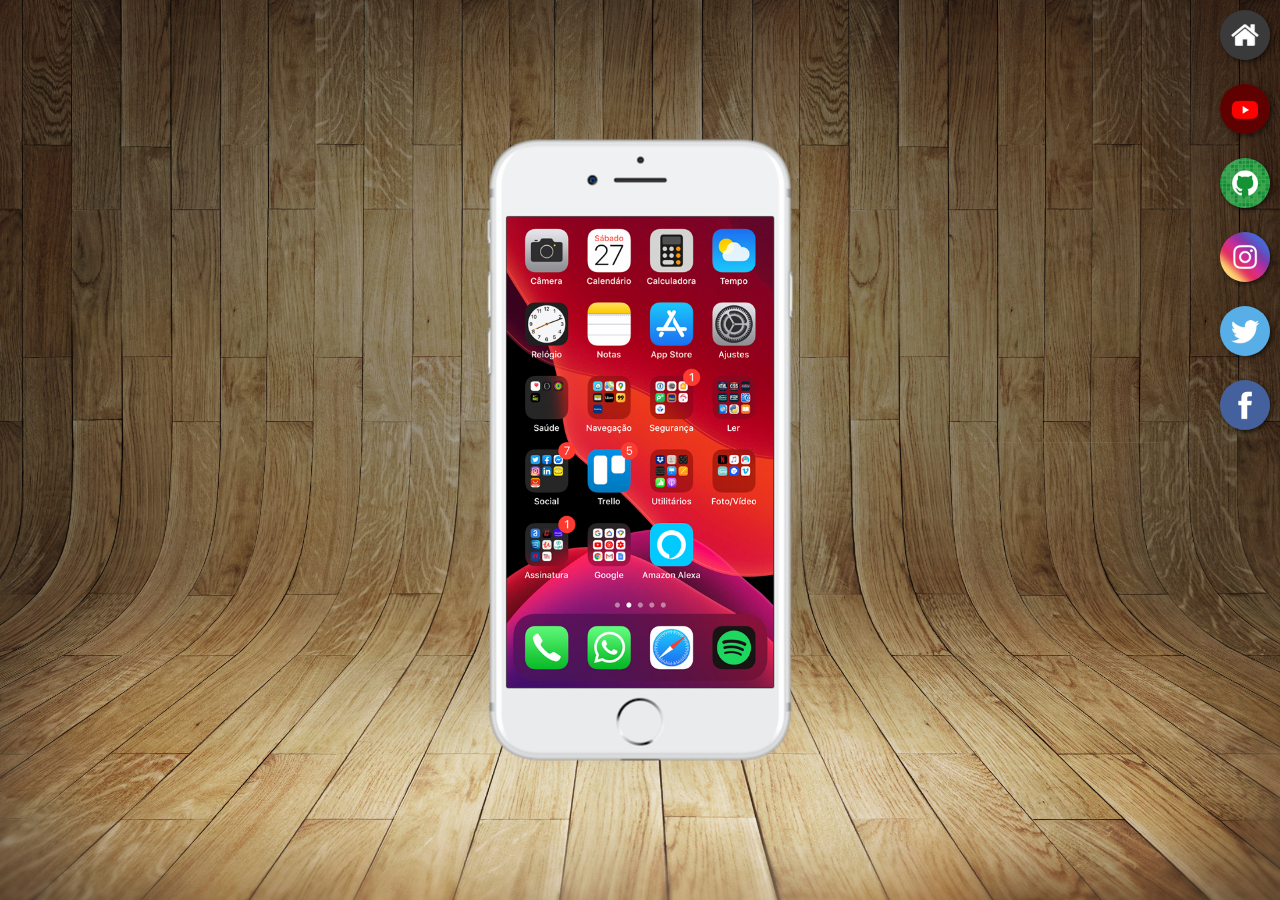
<file: index.html>
<!DOCTYPE html>
<html lang="pt-br">
<head>
    <meta charset="UTF-8">
    <meta name="viewport" content="width=device-width, initial-scale=1.0">
    <link rel="shortcut icon" href="favicon.ico" type="image/x-icon">
    <link rel="stylesheet" href="estilos/style.css">
    <title>Projeto Social</title>

</head>
<body>
    <main>
        <section id="telefone">
            <iframe src="home.html" name="tela" id="tela" frameborder="0"></iframe>
        </section>
        <section id="redes-sociais">
            <a href="home.html" target="tela"><img src="imagens/logo-home.jpg" alt="Home"></a> <br>
            <a href="youtube.html" target="tela"><img src="imagens/logo-youtube.jpg" alt="YouTube"></a> <br>
            <a href="github.html" target="tela"><img src="imagens/logo-github.jpg" alt="GitHub"></a> <br>
            <a href="instagram.html" target="tela"><img src="imagens/logo-instagram.jpg" alt="Instagram"></a> <br>
            <a href="twitter.html" target="tela"><img src="imagens/logo-twitter.jpg" alt="Twitter"></a> <br>
            <a href="facebook.html" target="tela"><img src="imagens/logo-facebook.jpg" alt="Facebook"></a>
        </section>
    </main>

    
</body>
</html>
</file>
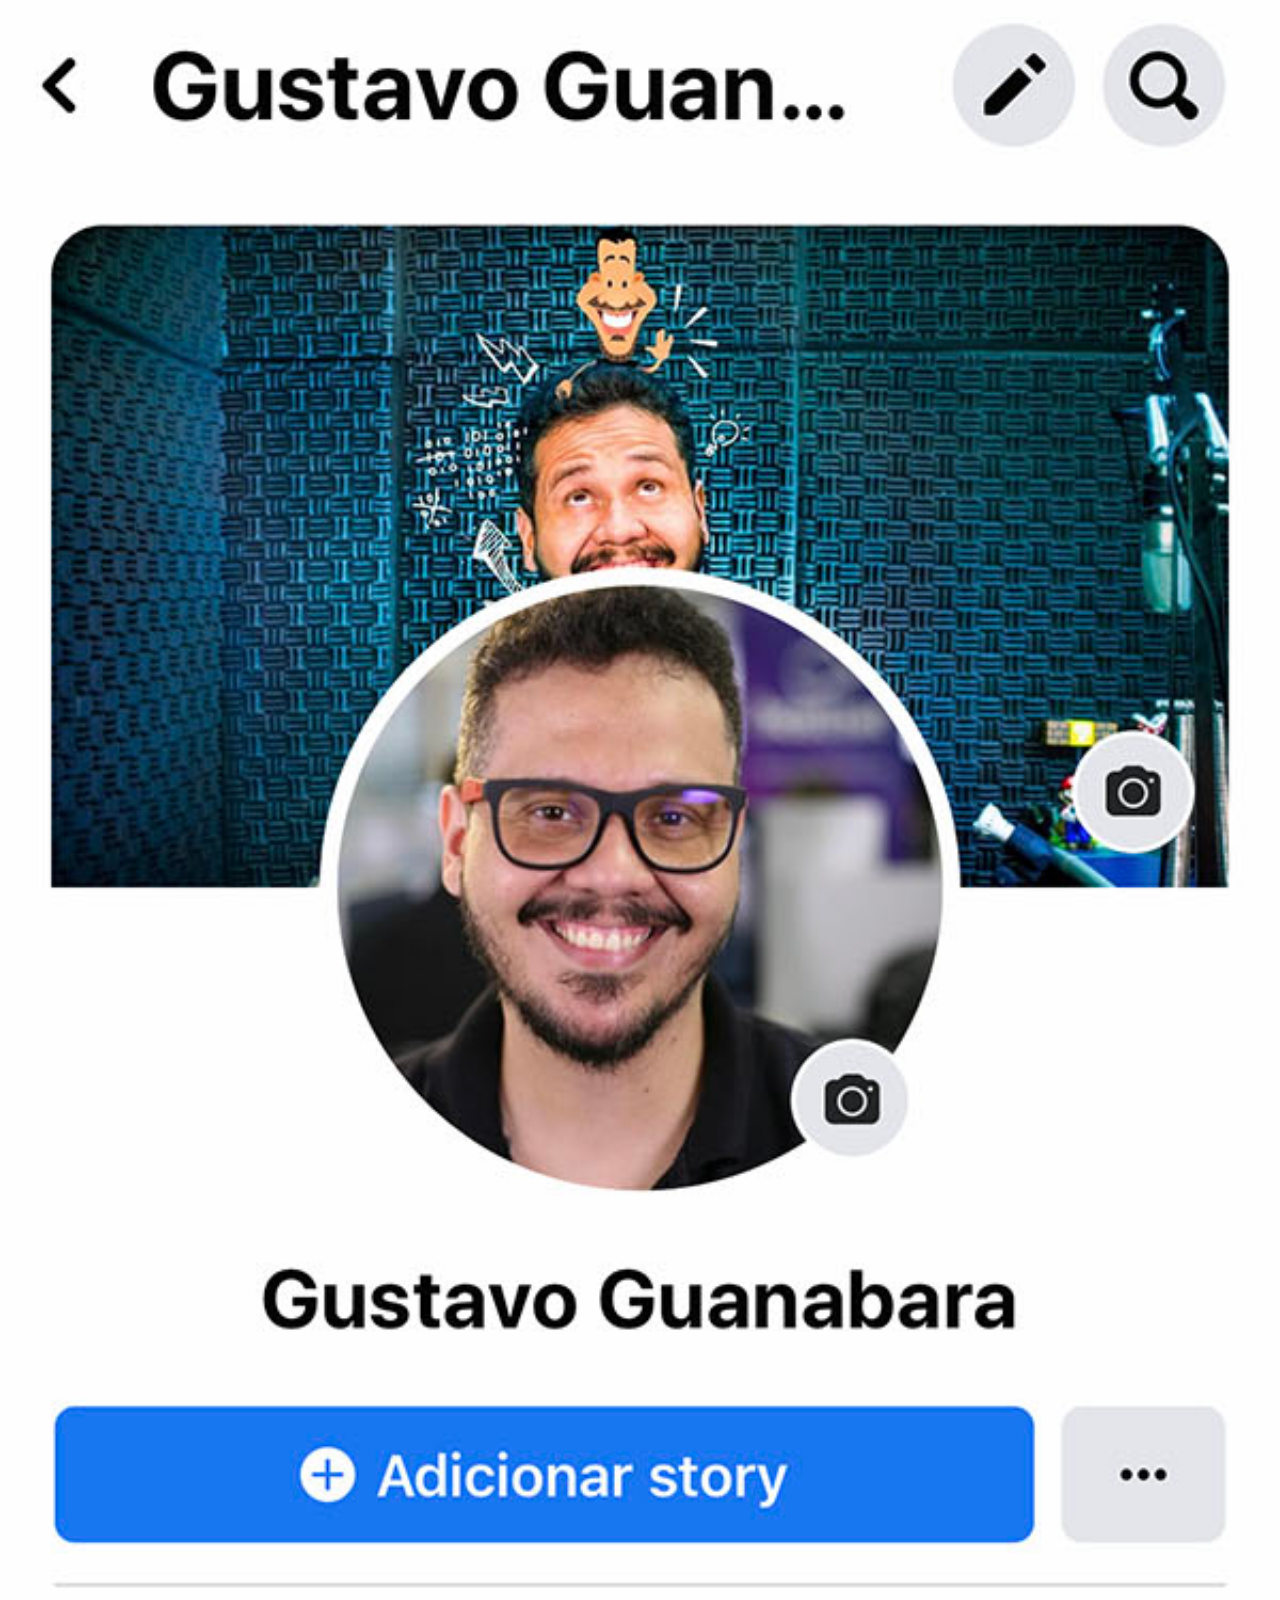
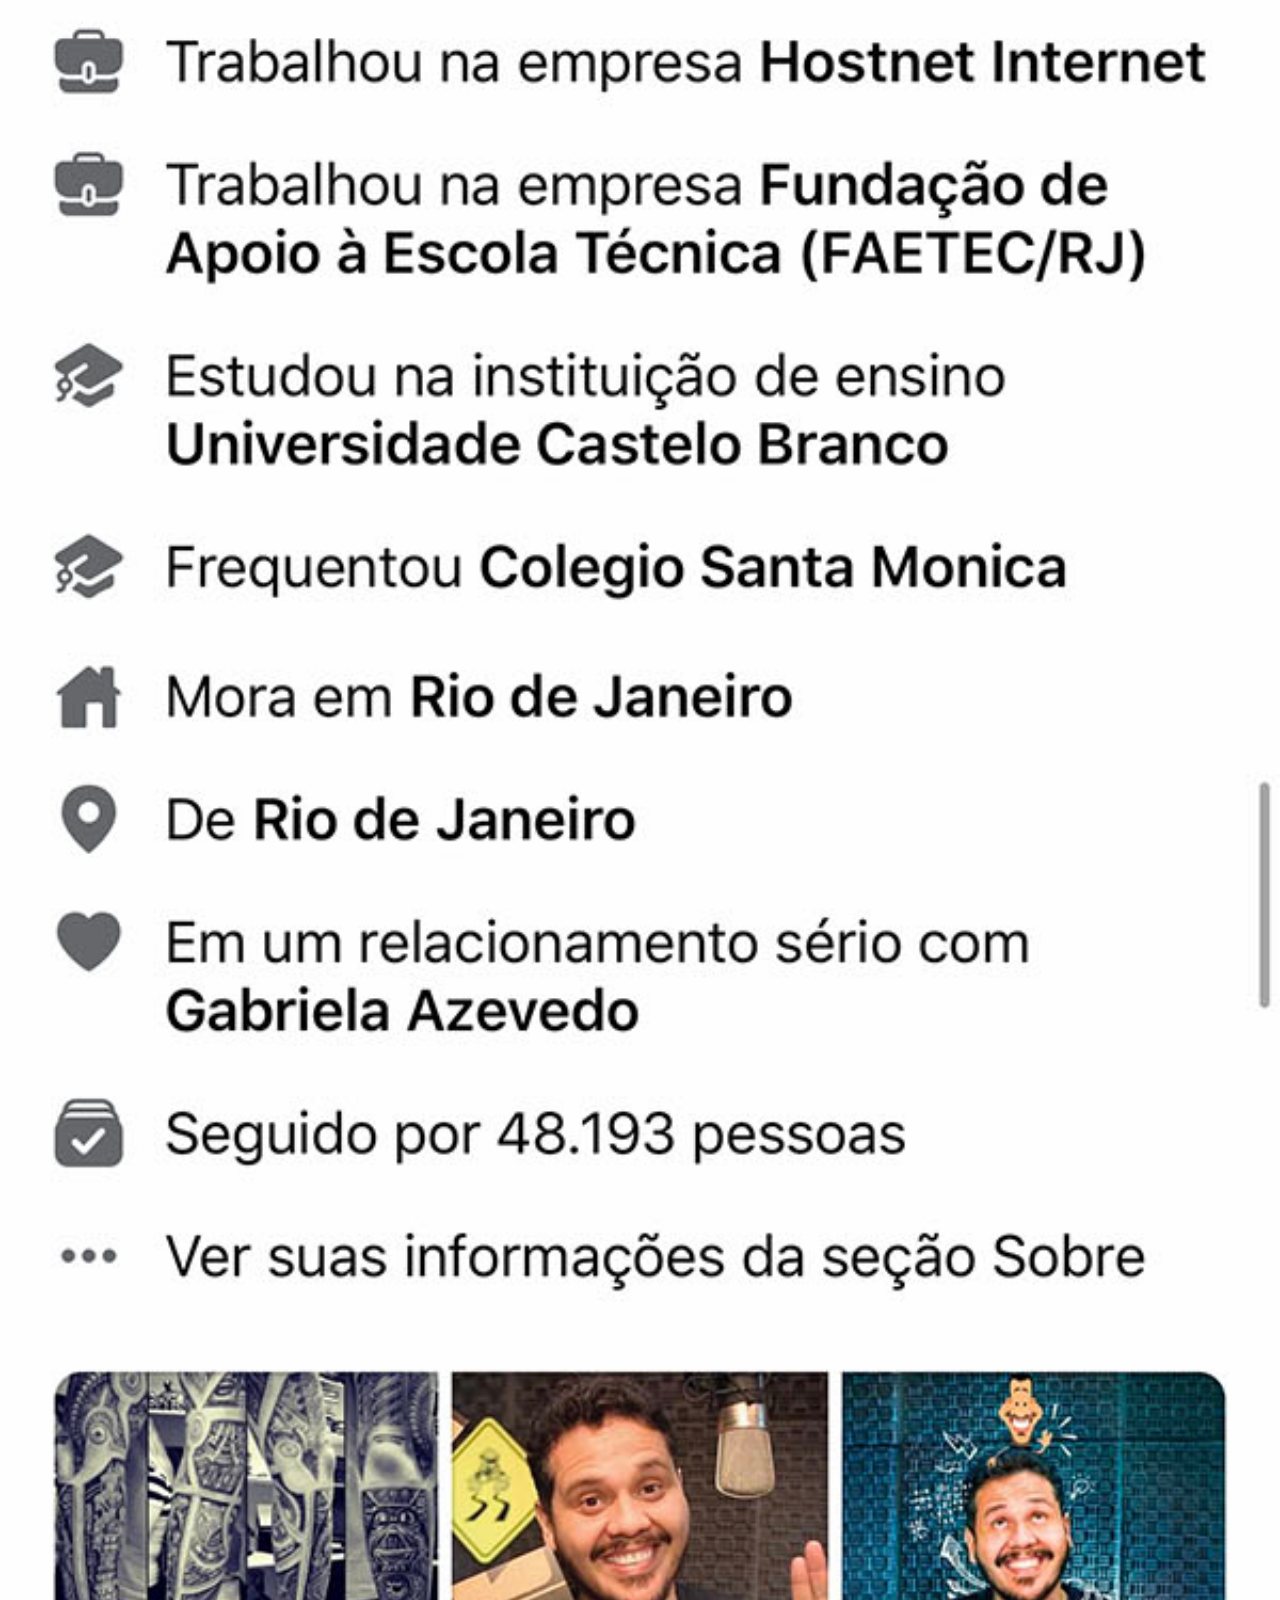
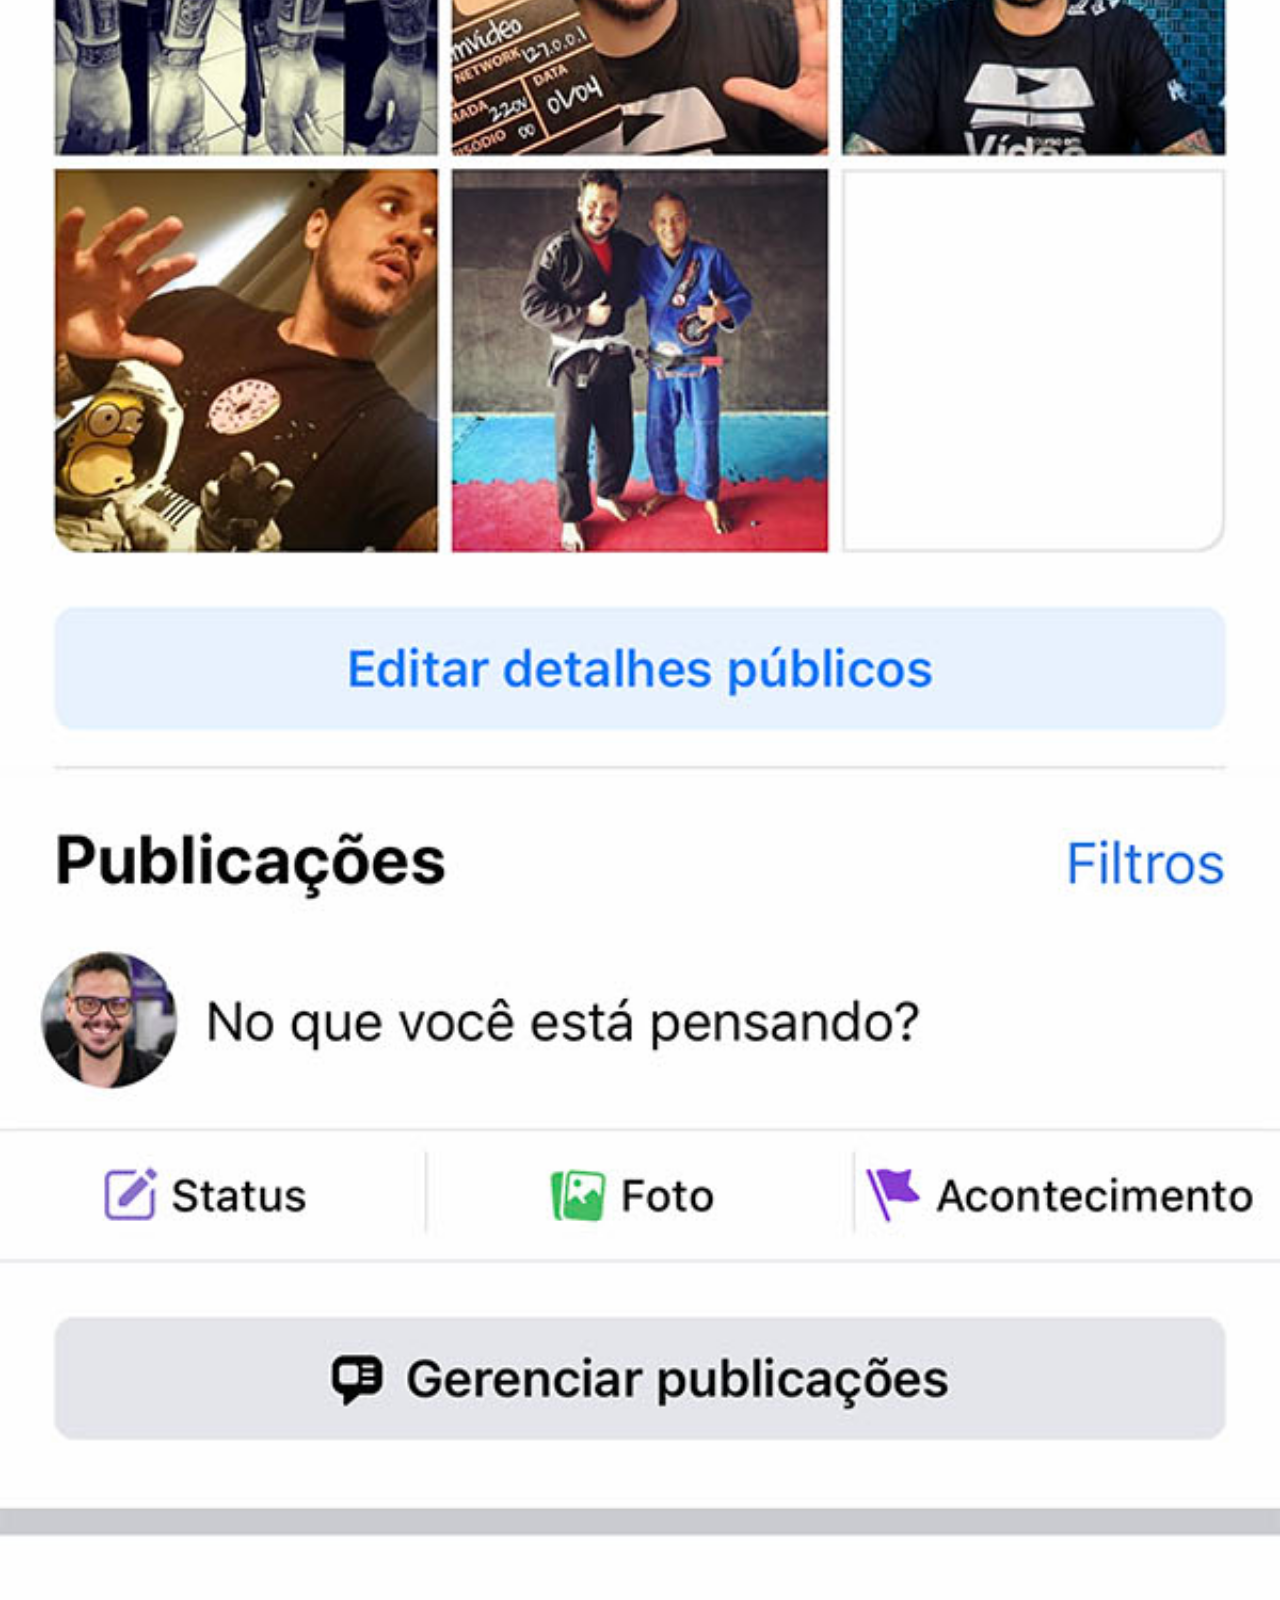
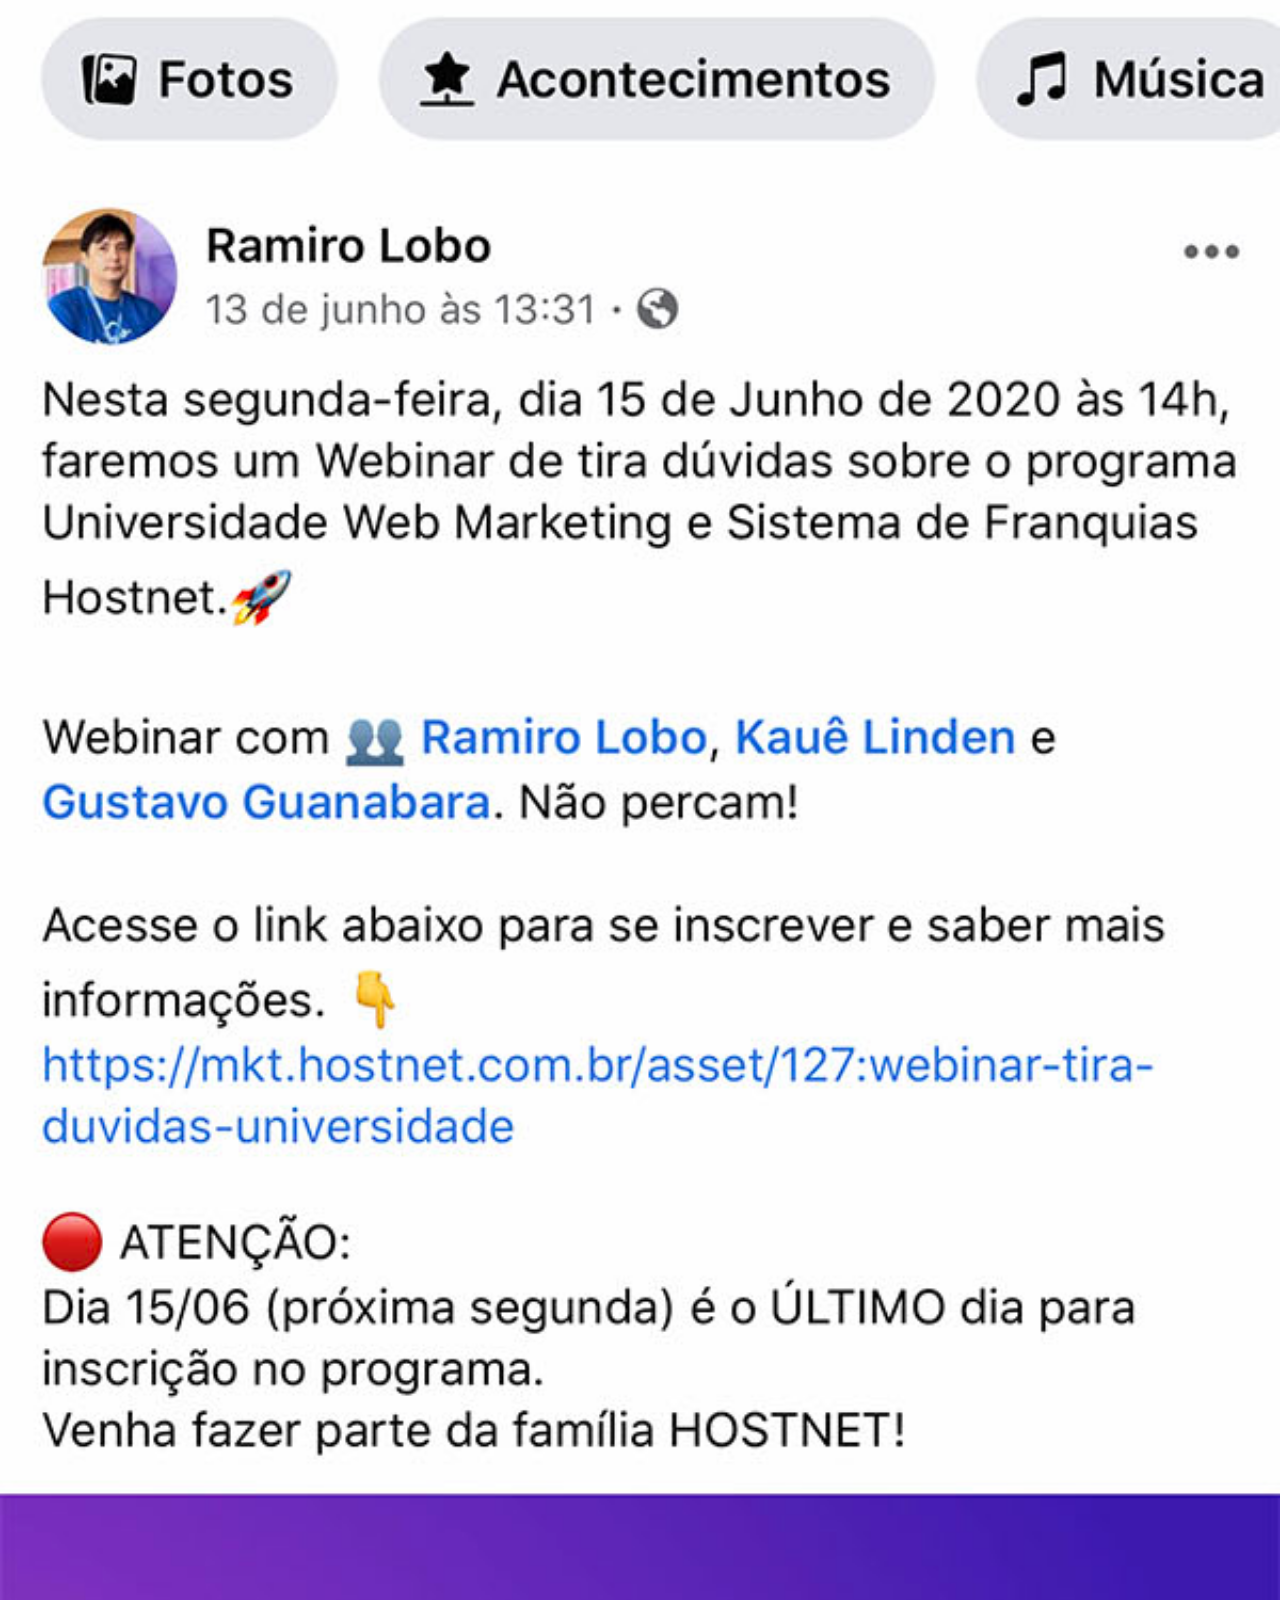
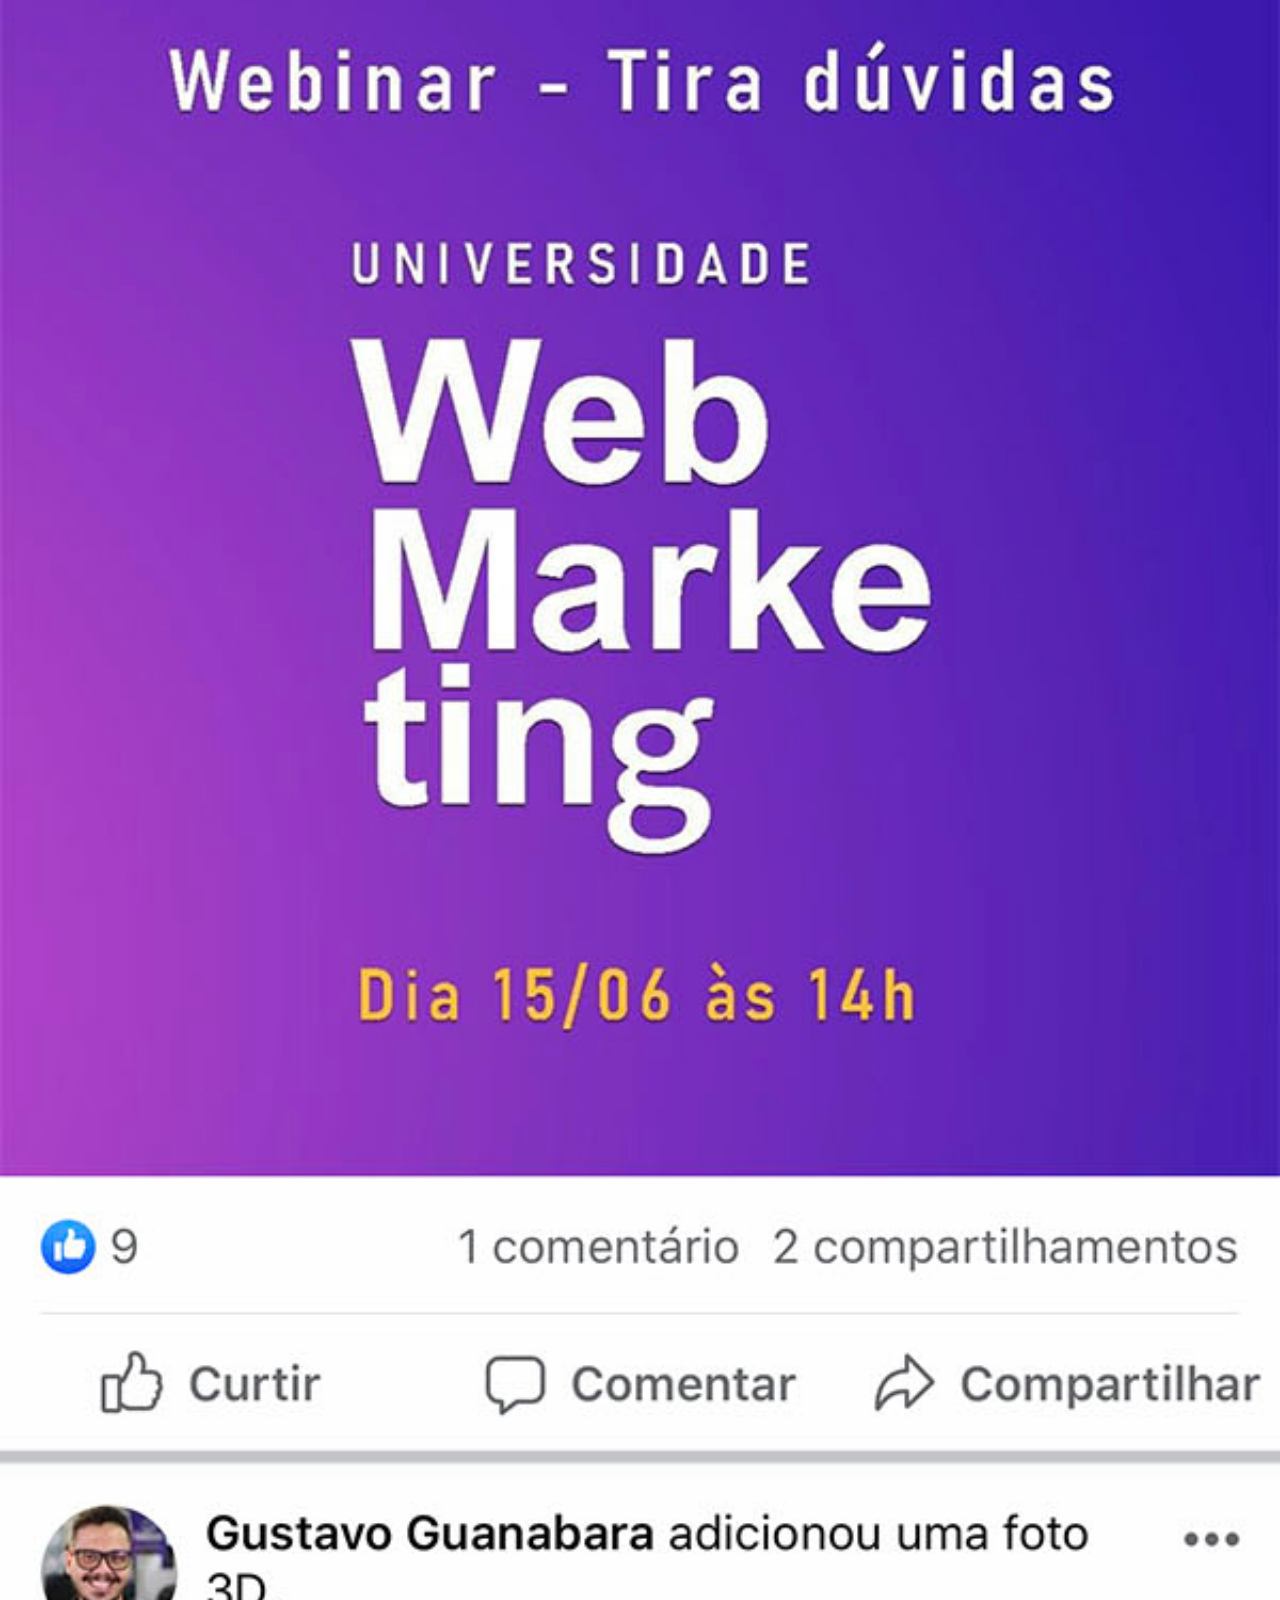
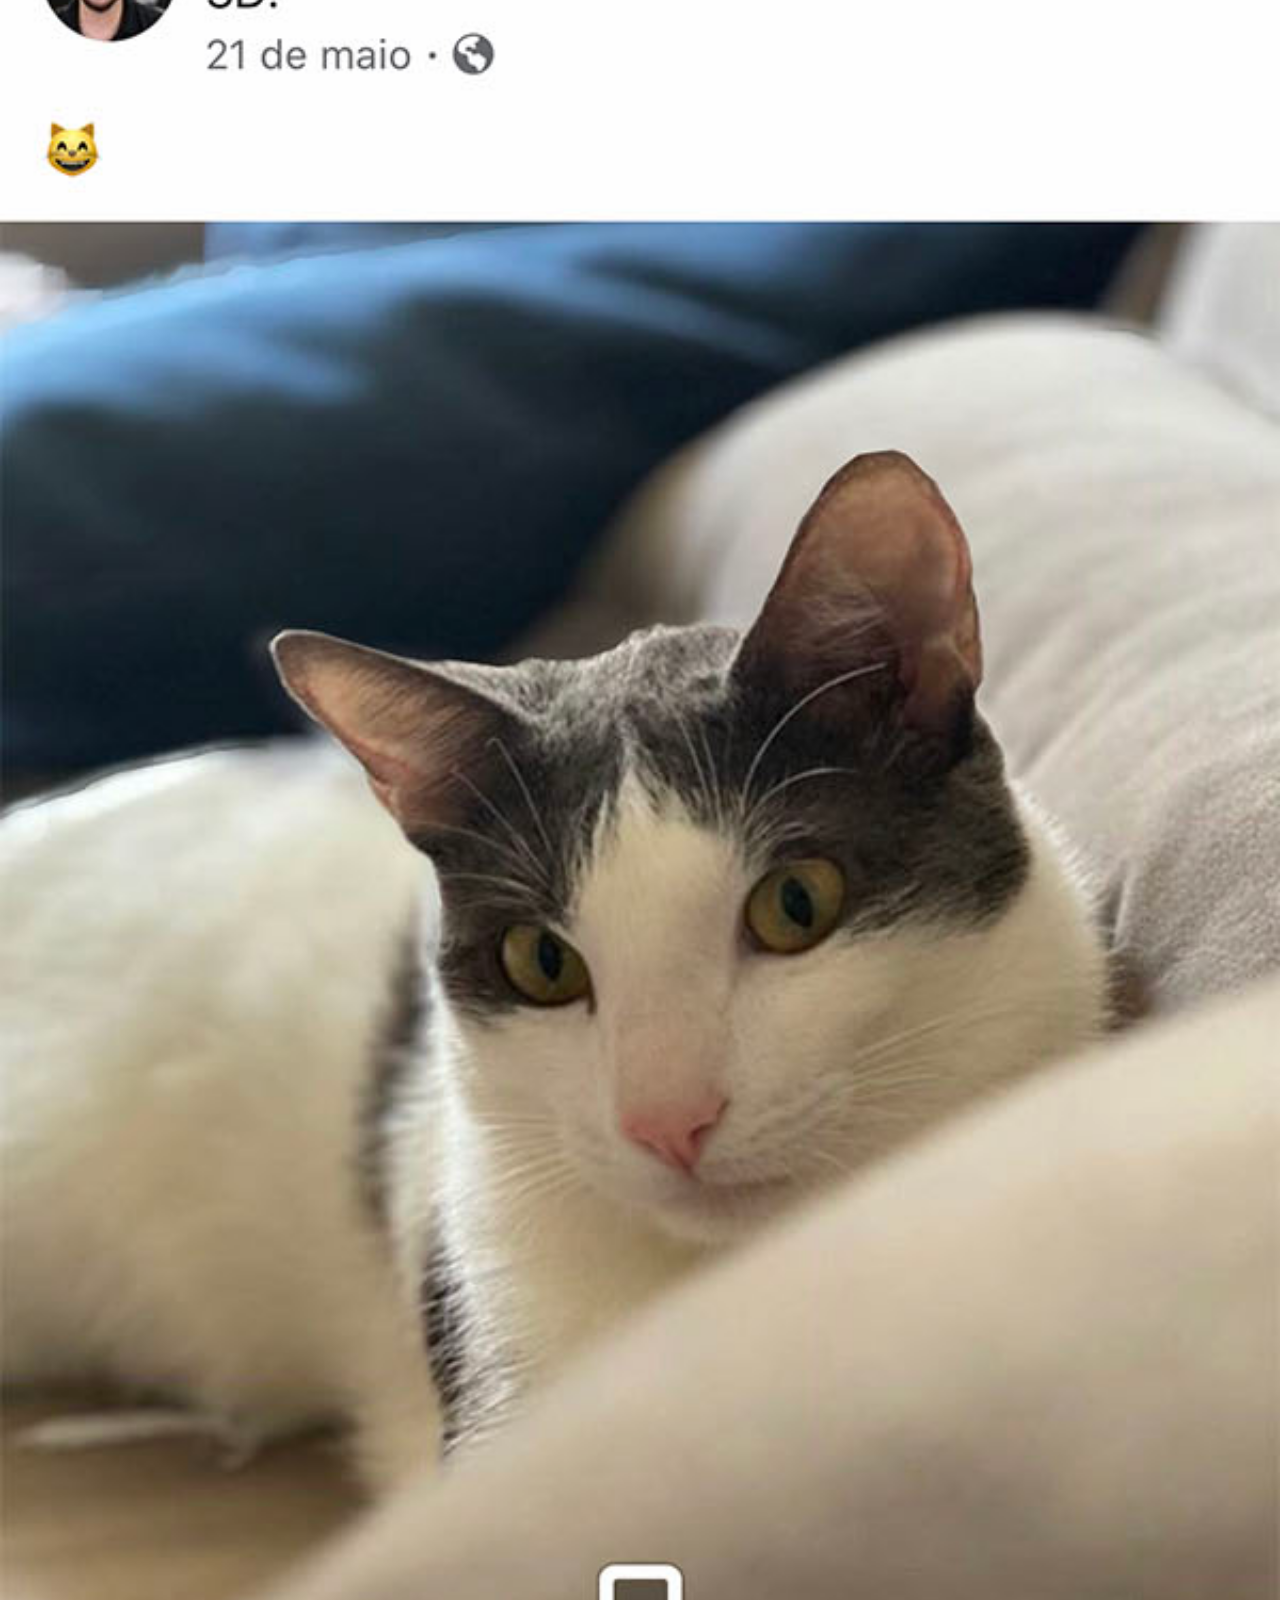
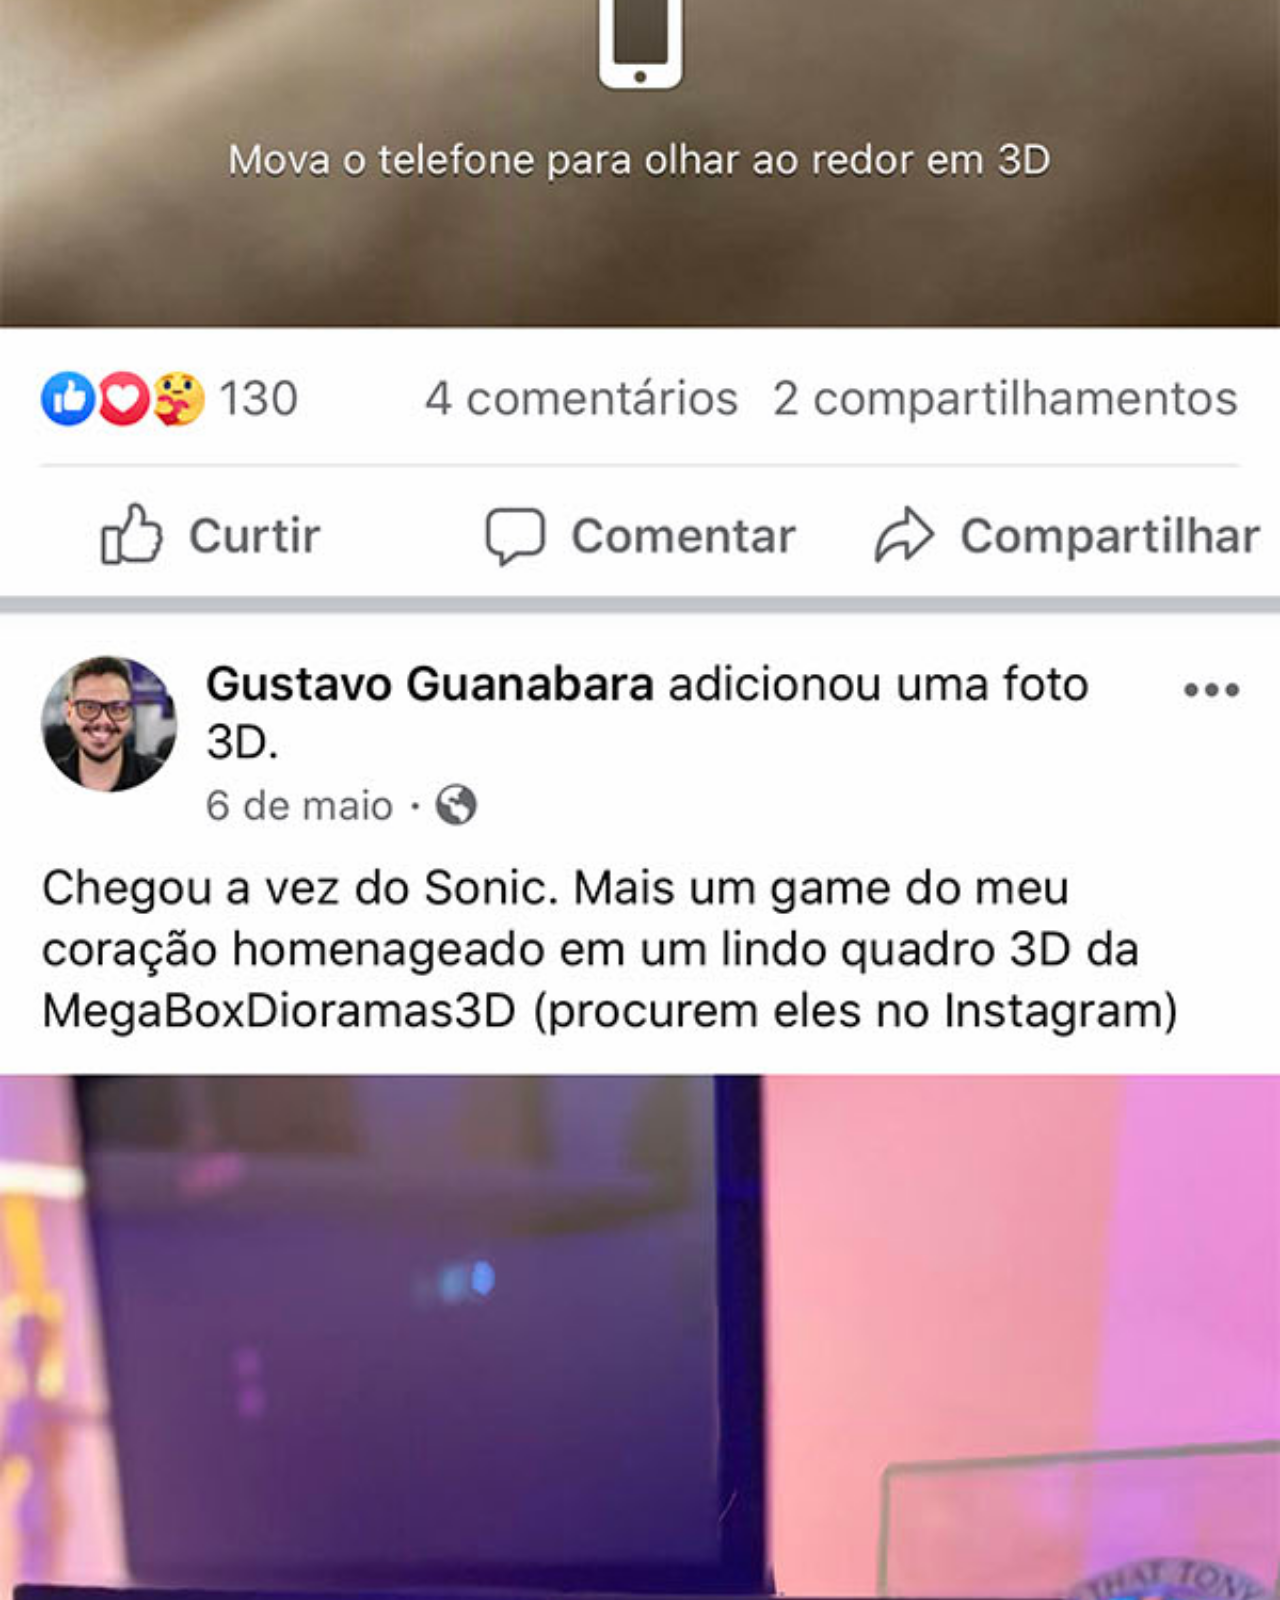
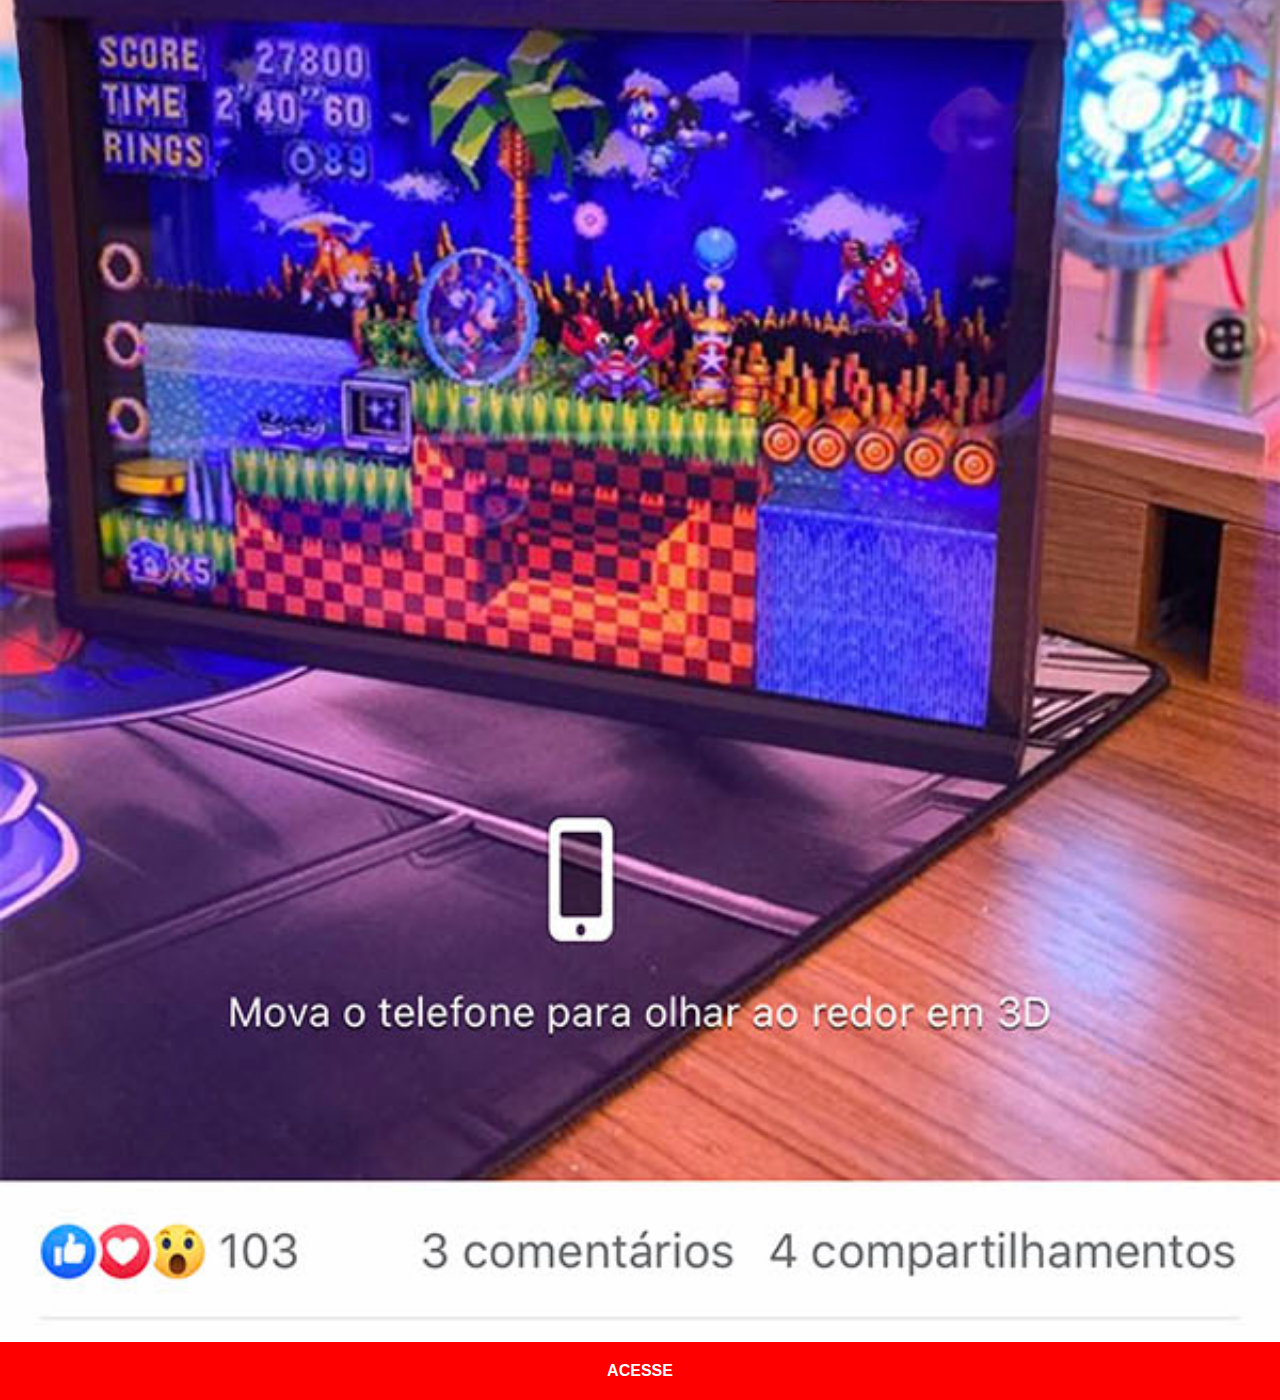
<file: facebook.html>
<!DOCTYPE html>
<html lang="pt-br">
<head>
    <meta charset="UTF-8">
    <meta name="viewport" content="width=device-width, initial-scale=1.0">
    <title>Facebook</title>
    <link rel="stylesheet" href="estilos/social.css">
</head>
<body>
    <img src="imagens/tela-facebook.jpg" alt="Facebook">
    <a href="https://www.facebook.com/gustavoguanabara/?locale=pt_BR" target="_blank">ACESSE</a>
    
</body>
</html>
</file>
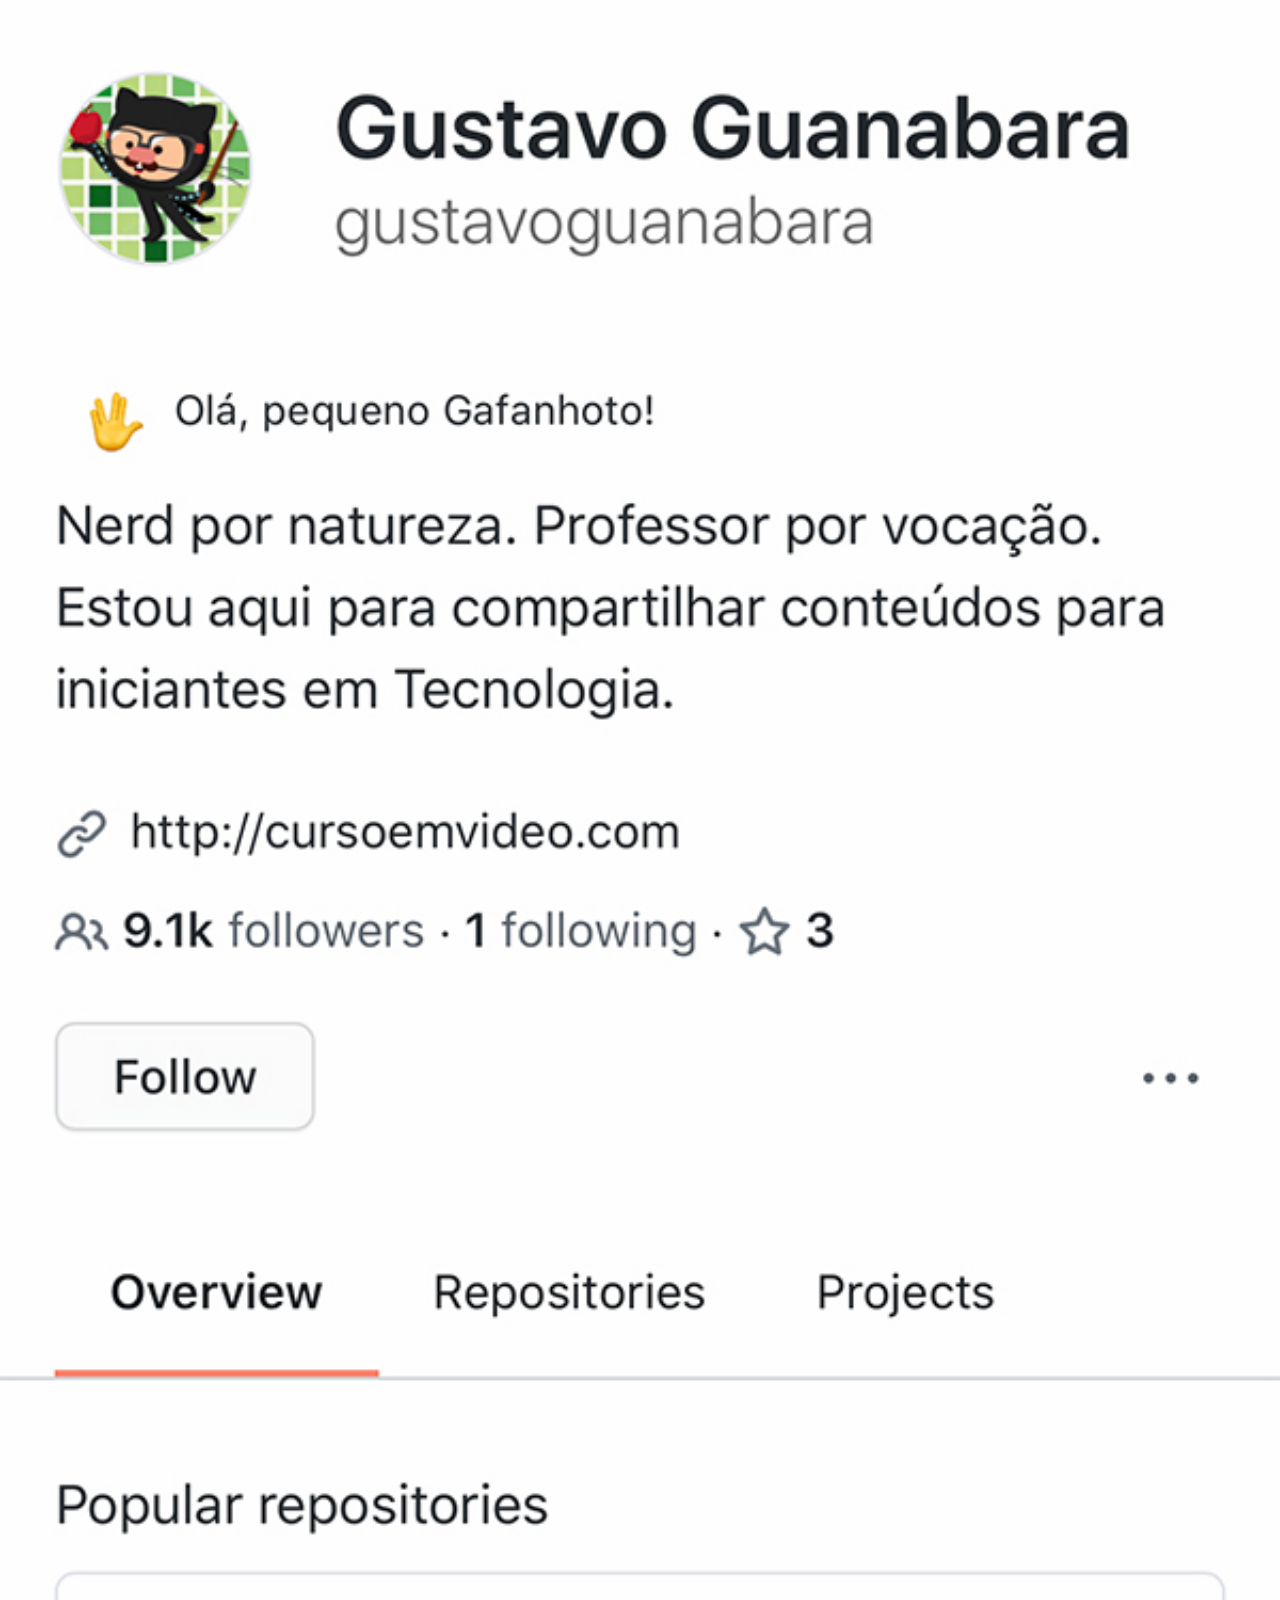
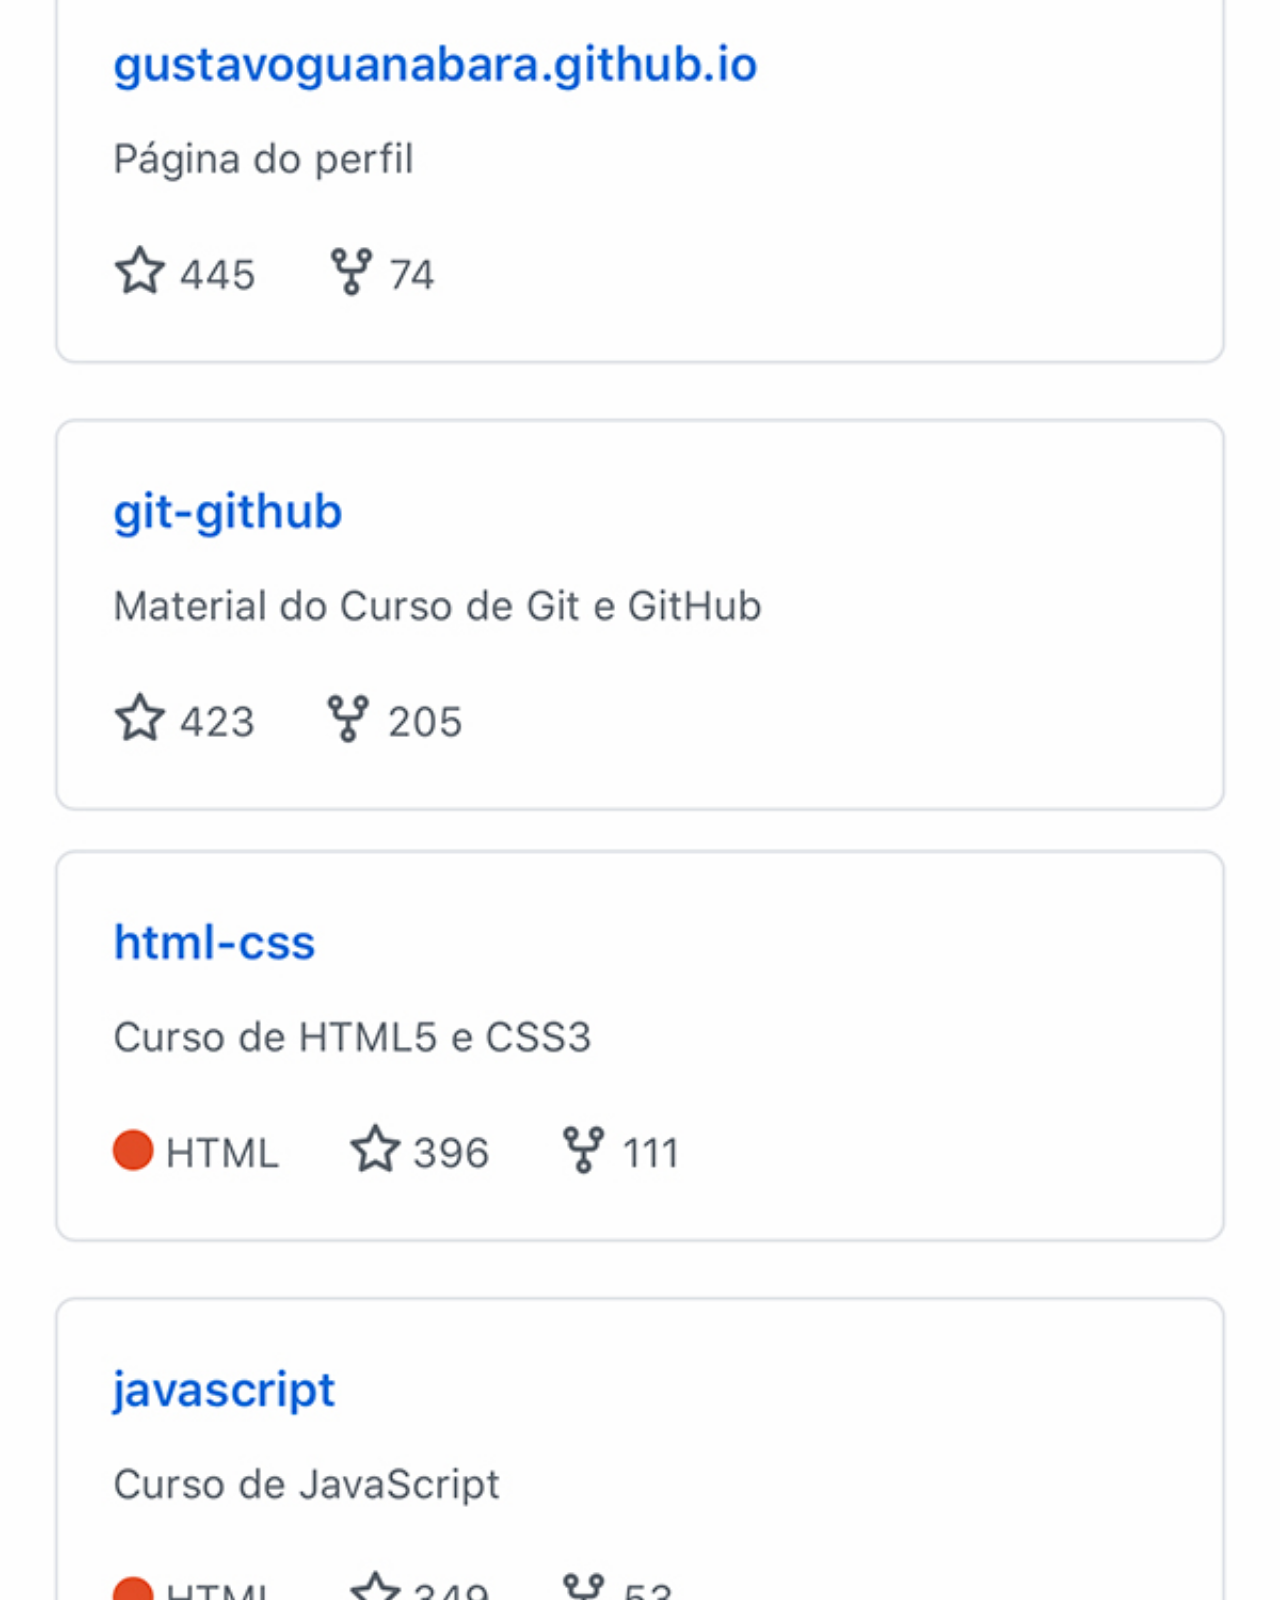
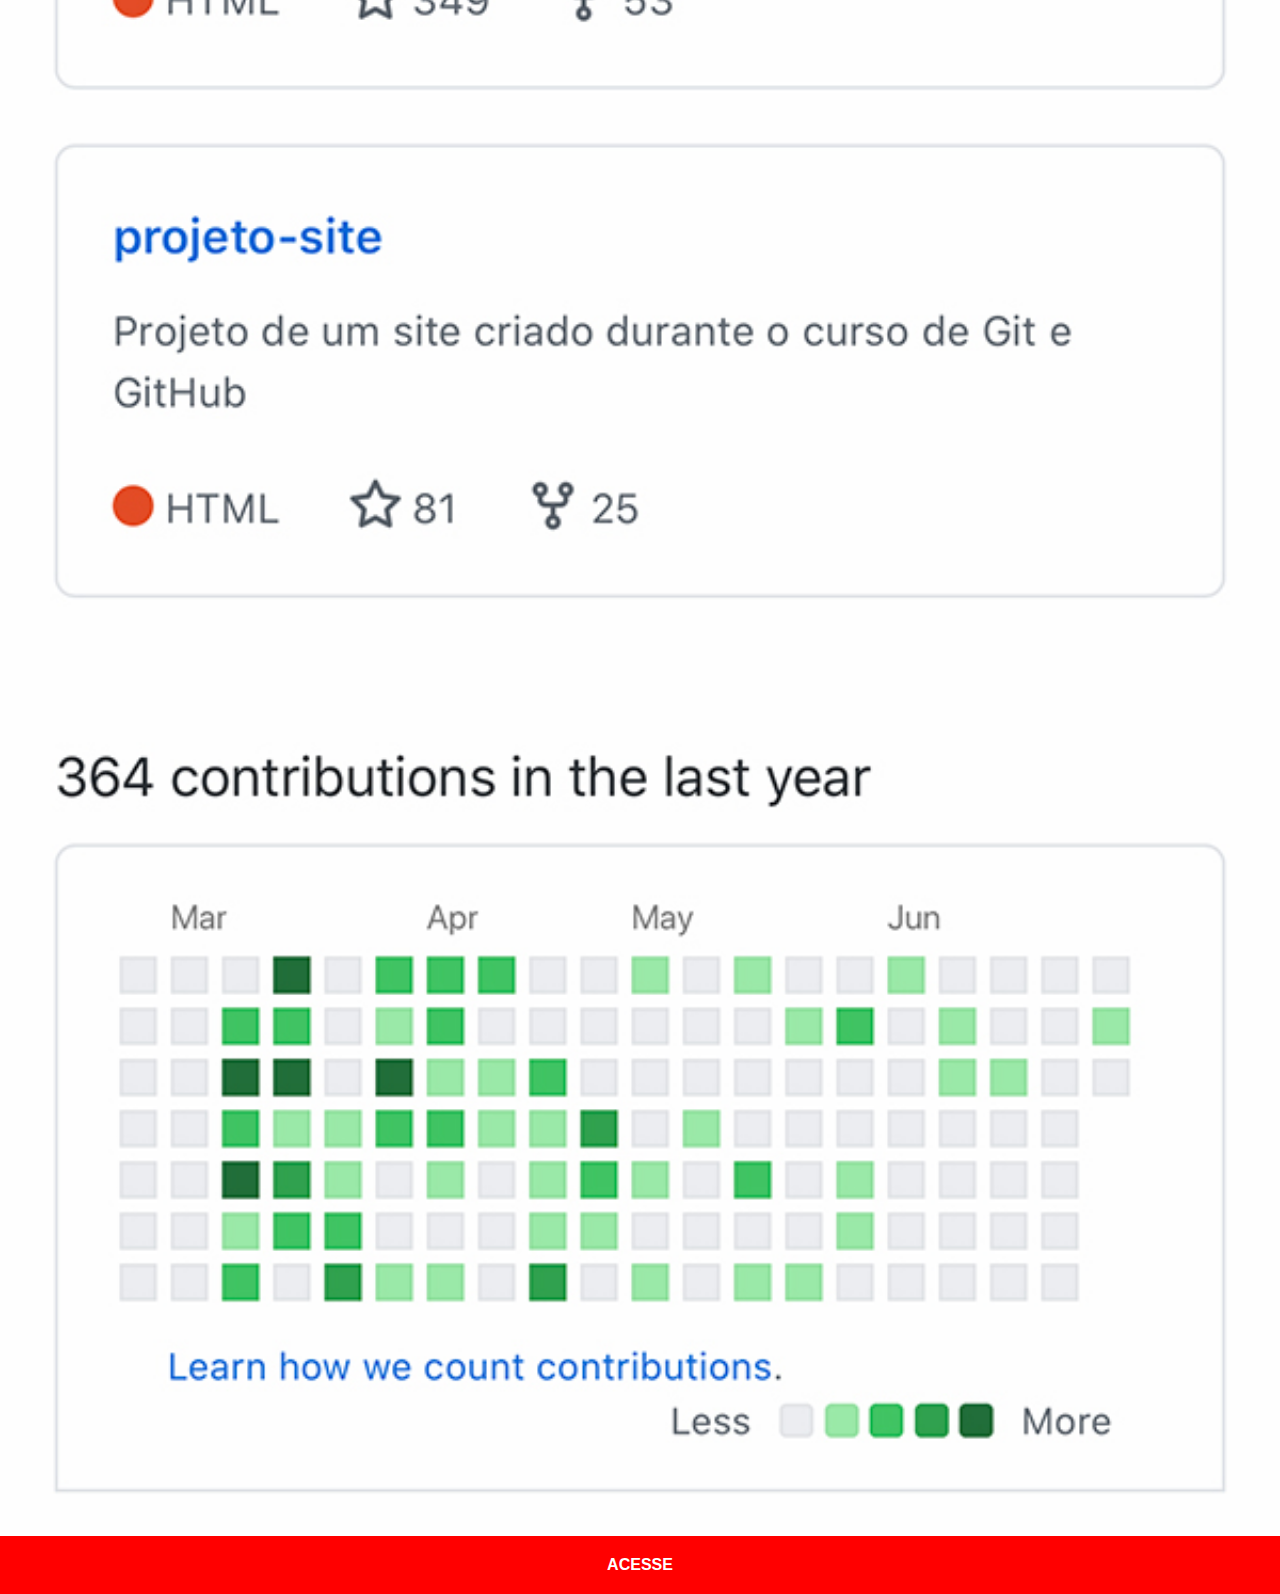
<file: github.html>
<!DOCTYPE html>
<html lang="pt-br">
<head>
    <meta charset="UTF-8">
    <meta name="viewport" content="width=device-width, initial-scale=1.0">
    <title>GitHub</title>
    <link rel="stylesheet" href="estilos/social.css">
</head>
<body>
    <img src="imagens/tela-github.jpg" alt="GitHub">
    <a href="https://github.com/gustavoguanabara" target="_blank">ACESSE</a>
    
</body>
</html>
</file>
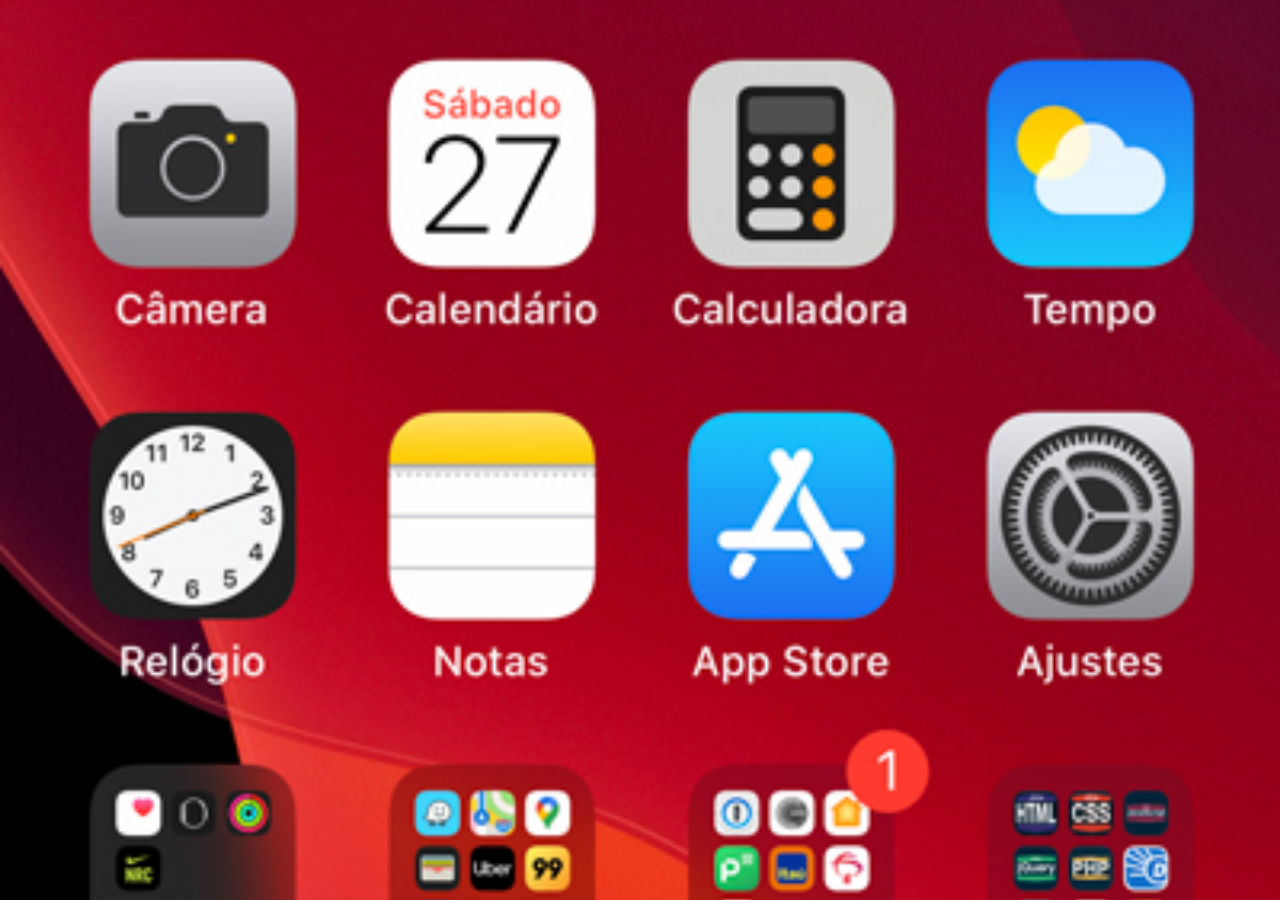
<file: home.html>
<!DOCTYPE html>
<html lang="pt-br">
<head>
    <meta charset="UTF-8">
    <meta name="viewport" content="width=device-width, initial-scale=1.0">
    <title>Home</title>
</head>
<style>
    * {
        padding: 0px;
        margin: 0px;
    }
    body {
        width: 100vw;
        height: 100vh;
        background: black url('imagens/tela-home.jpg') no-repeat top center;
        background-size: cover;
    }
</style>
<body>
    
</body>
</html>
</file>
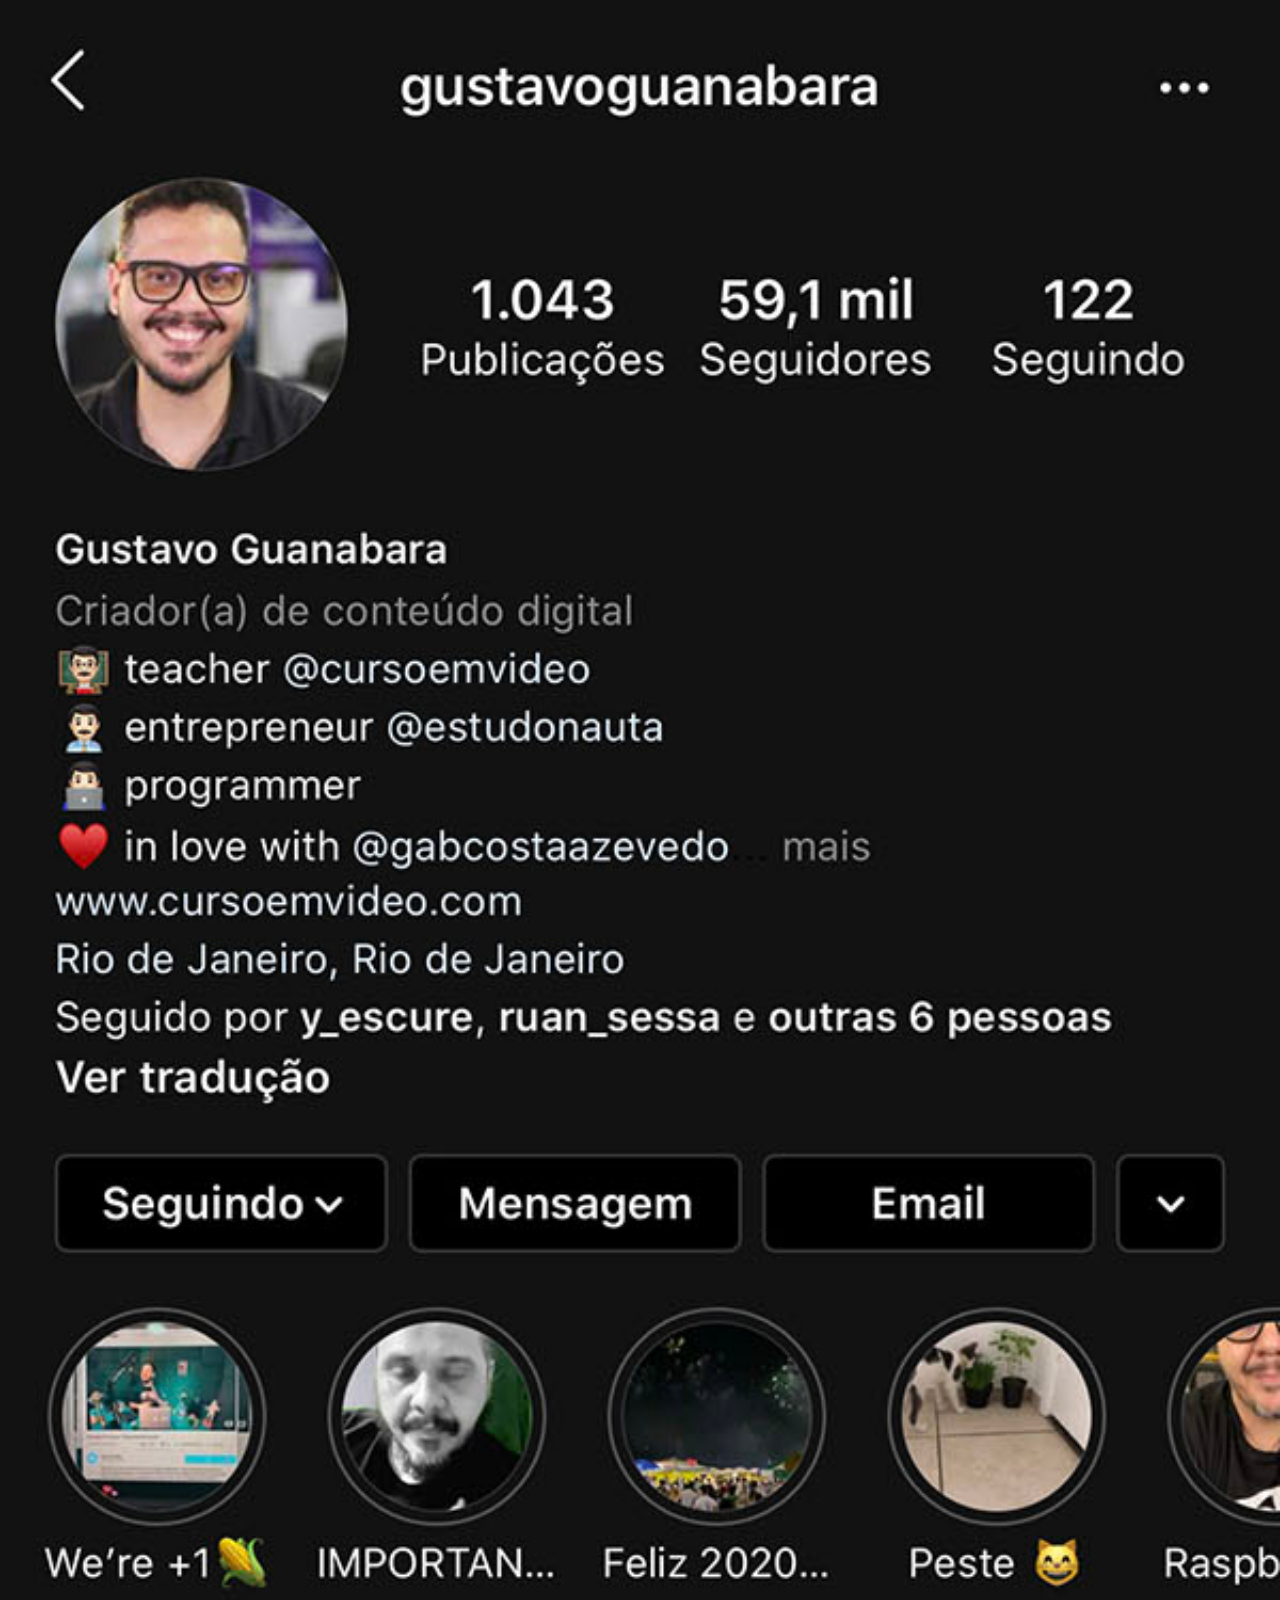
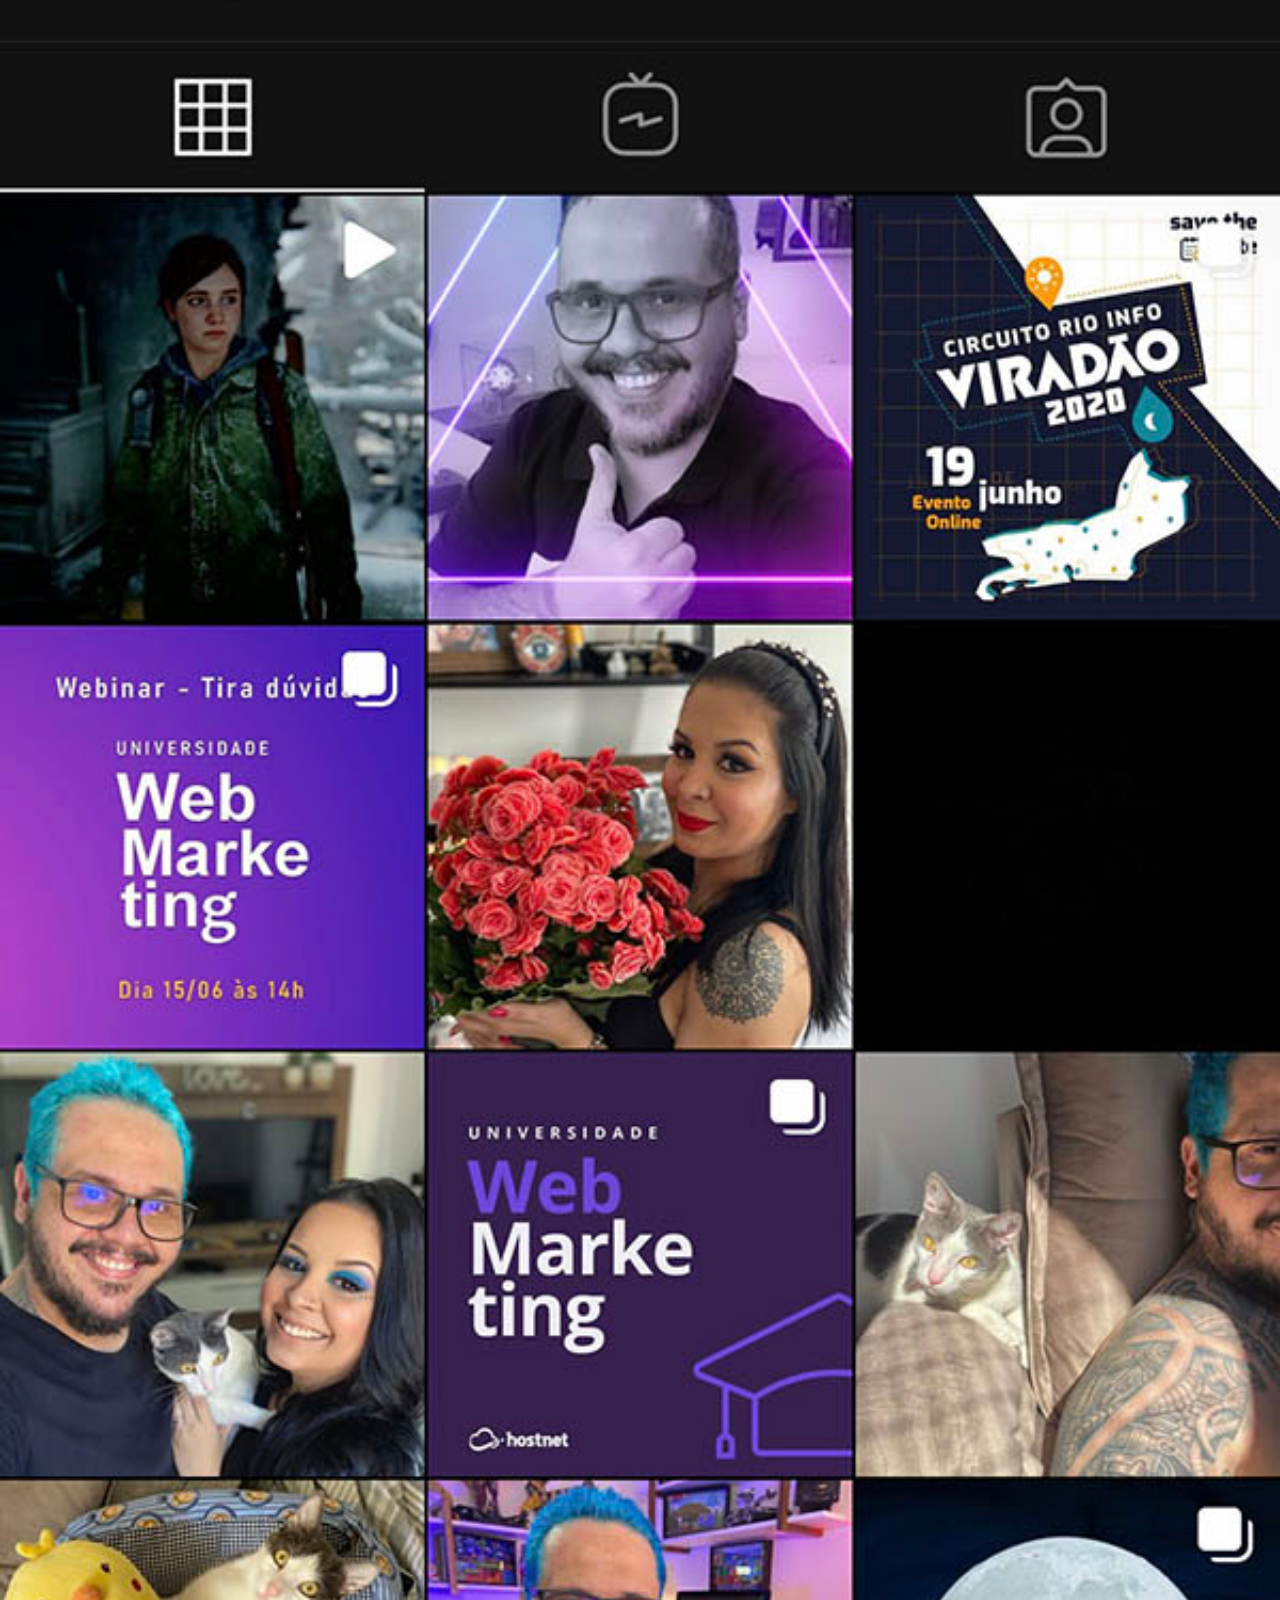
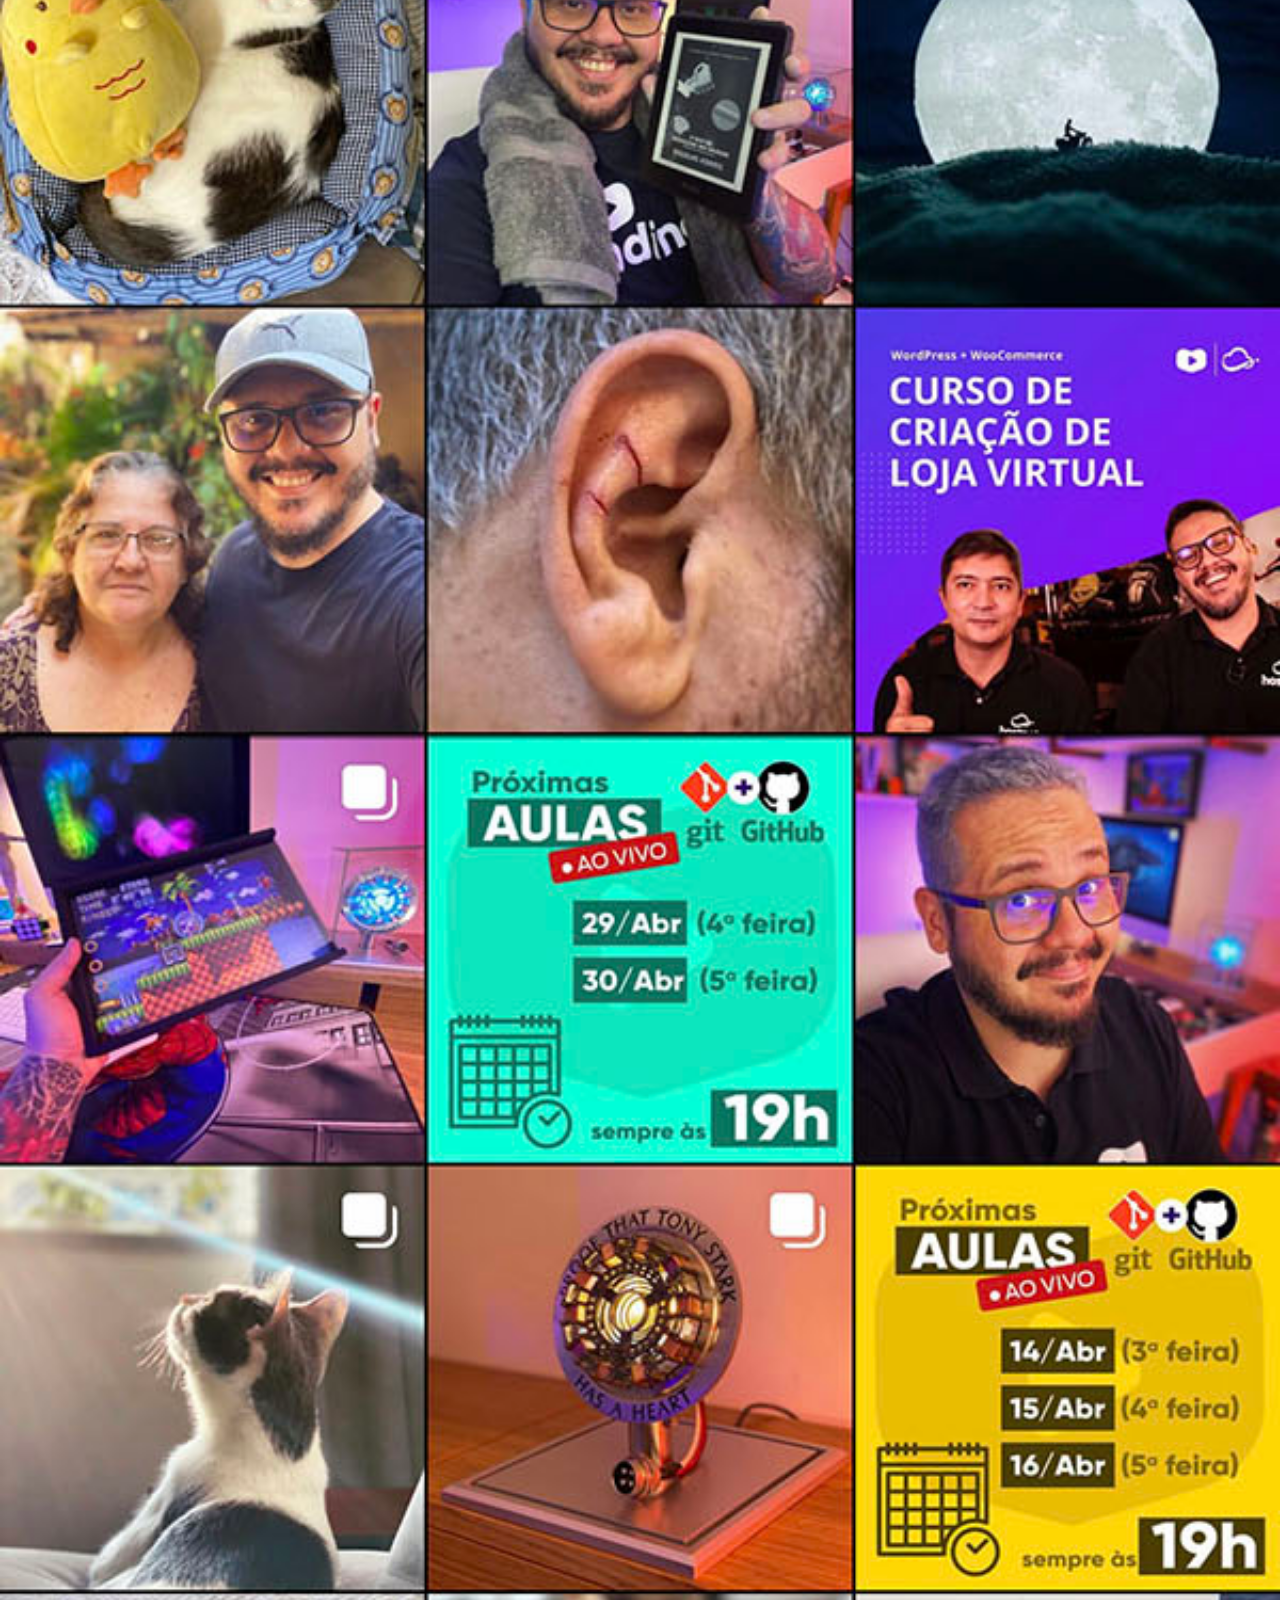
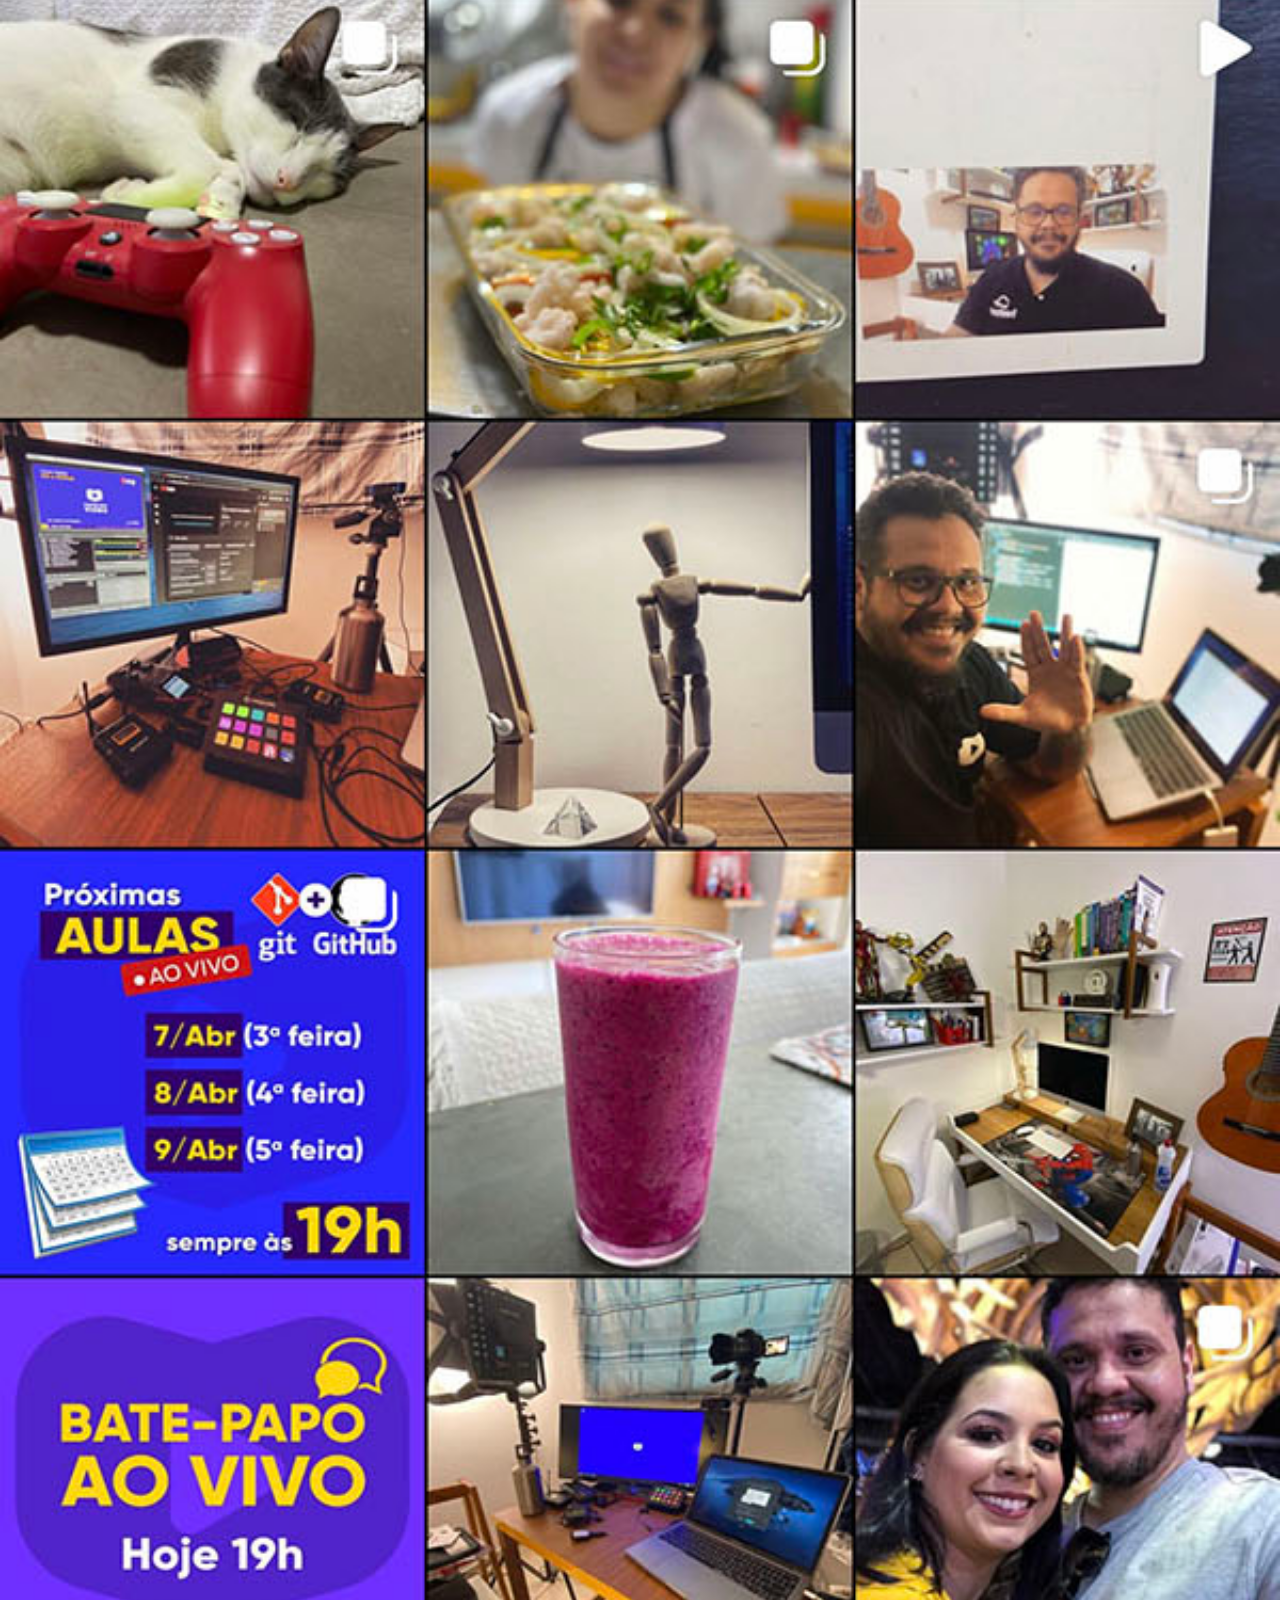
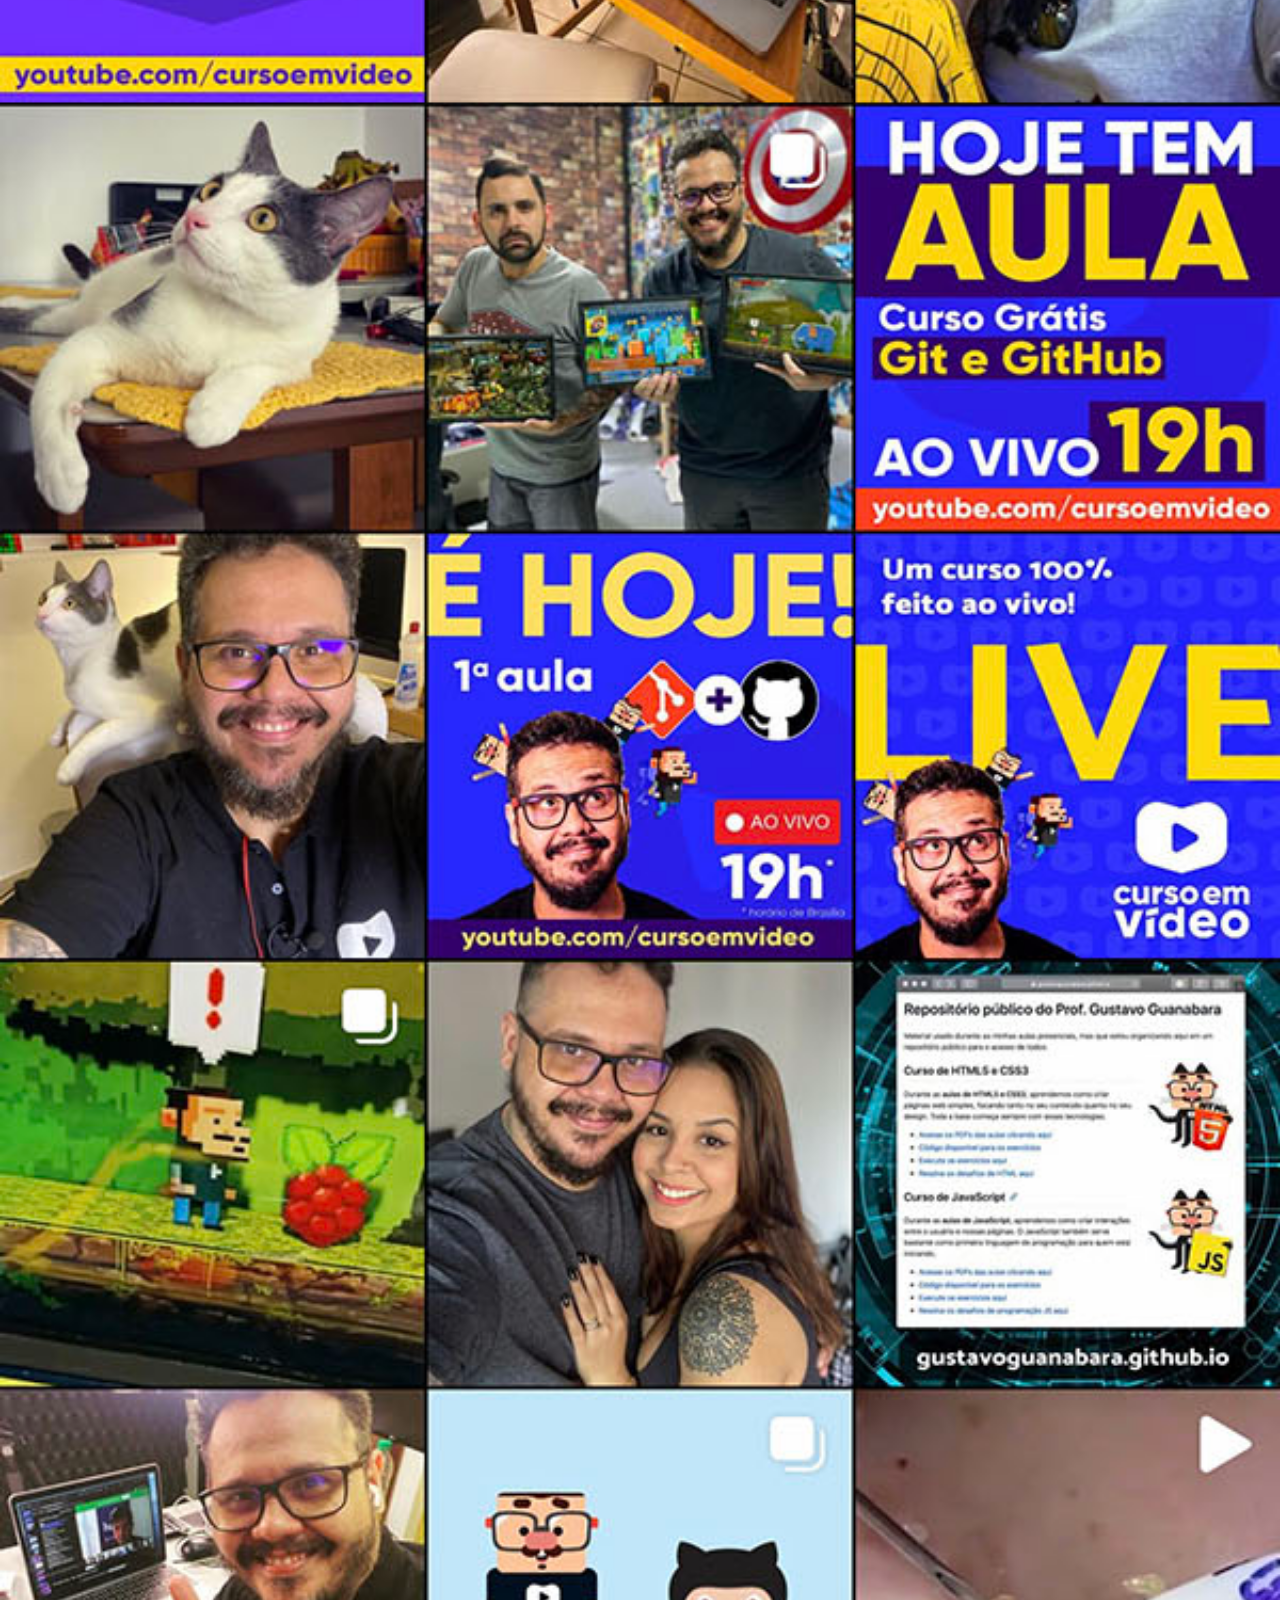
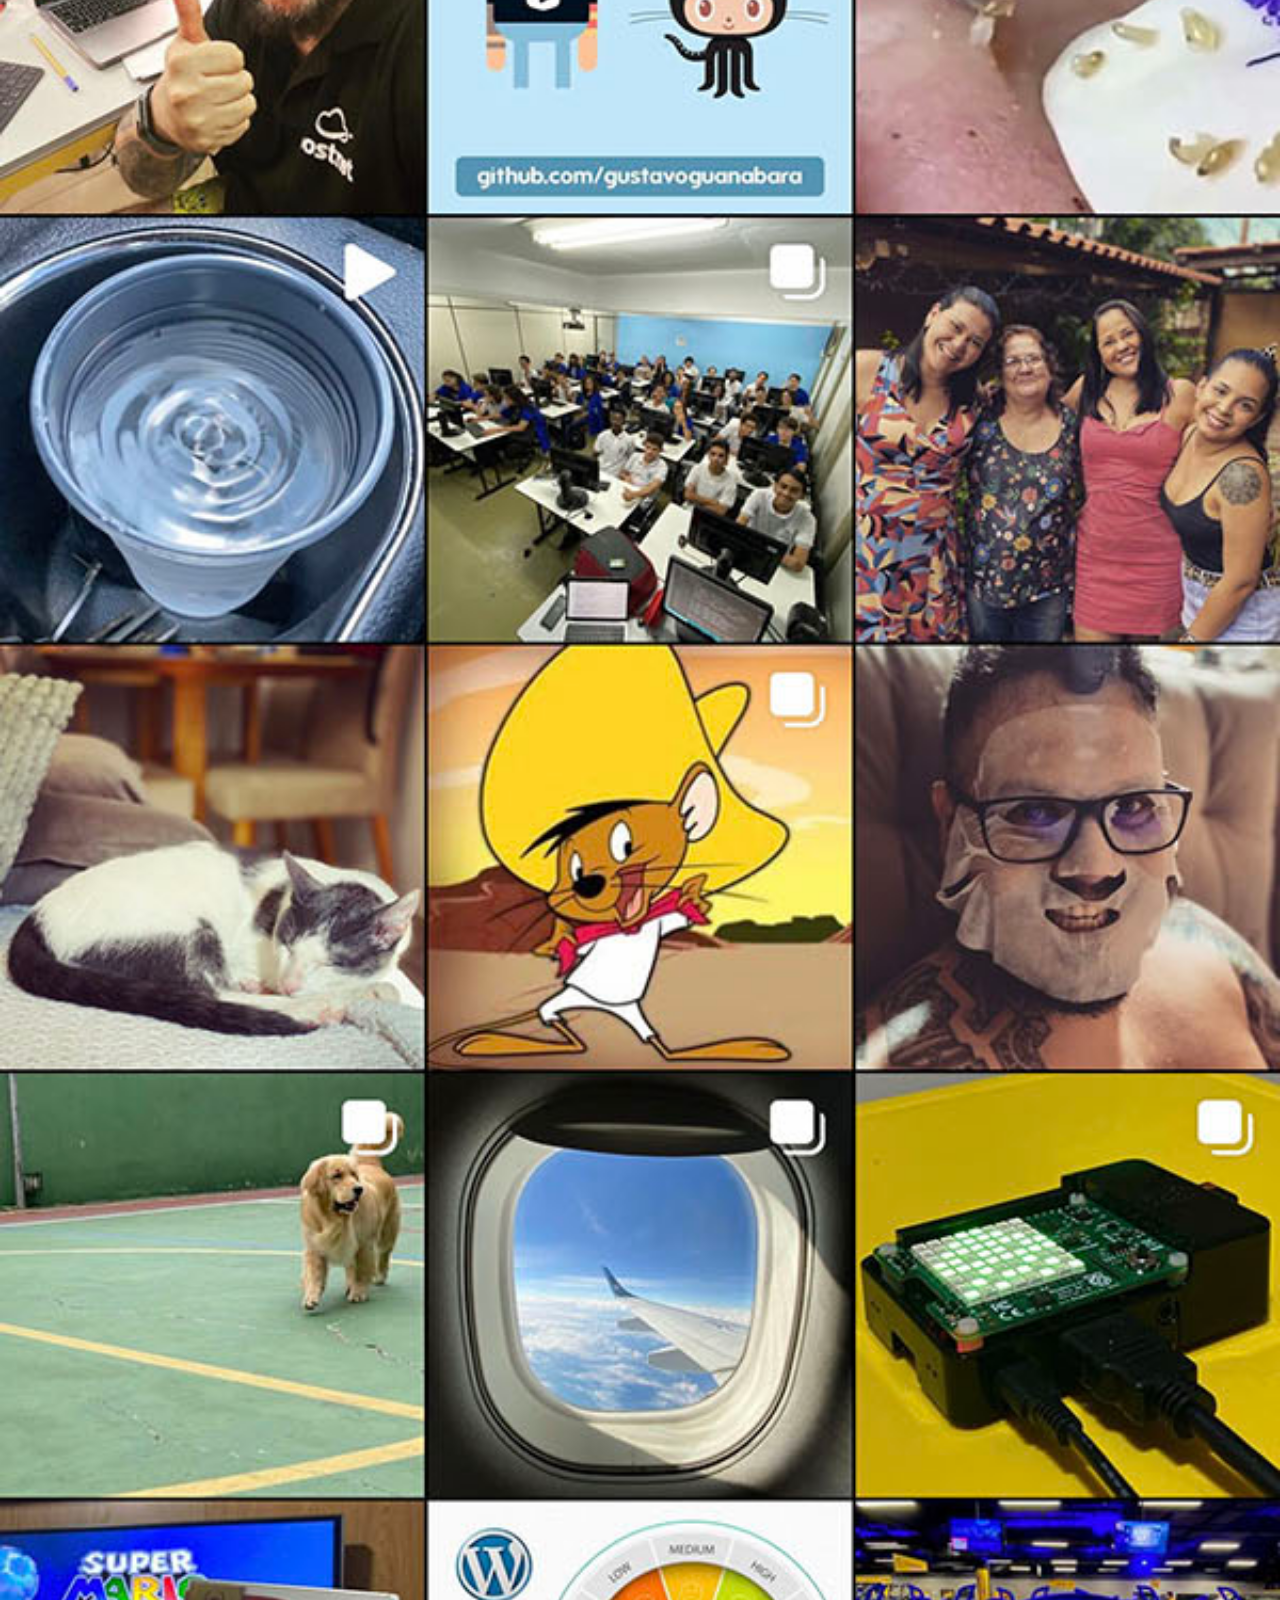
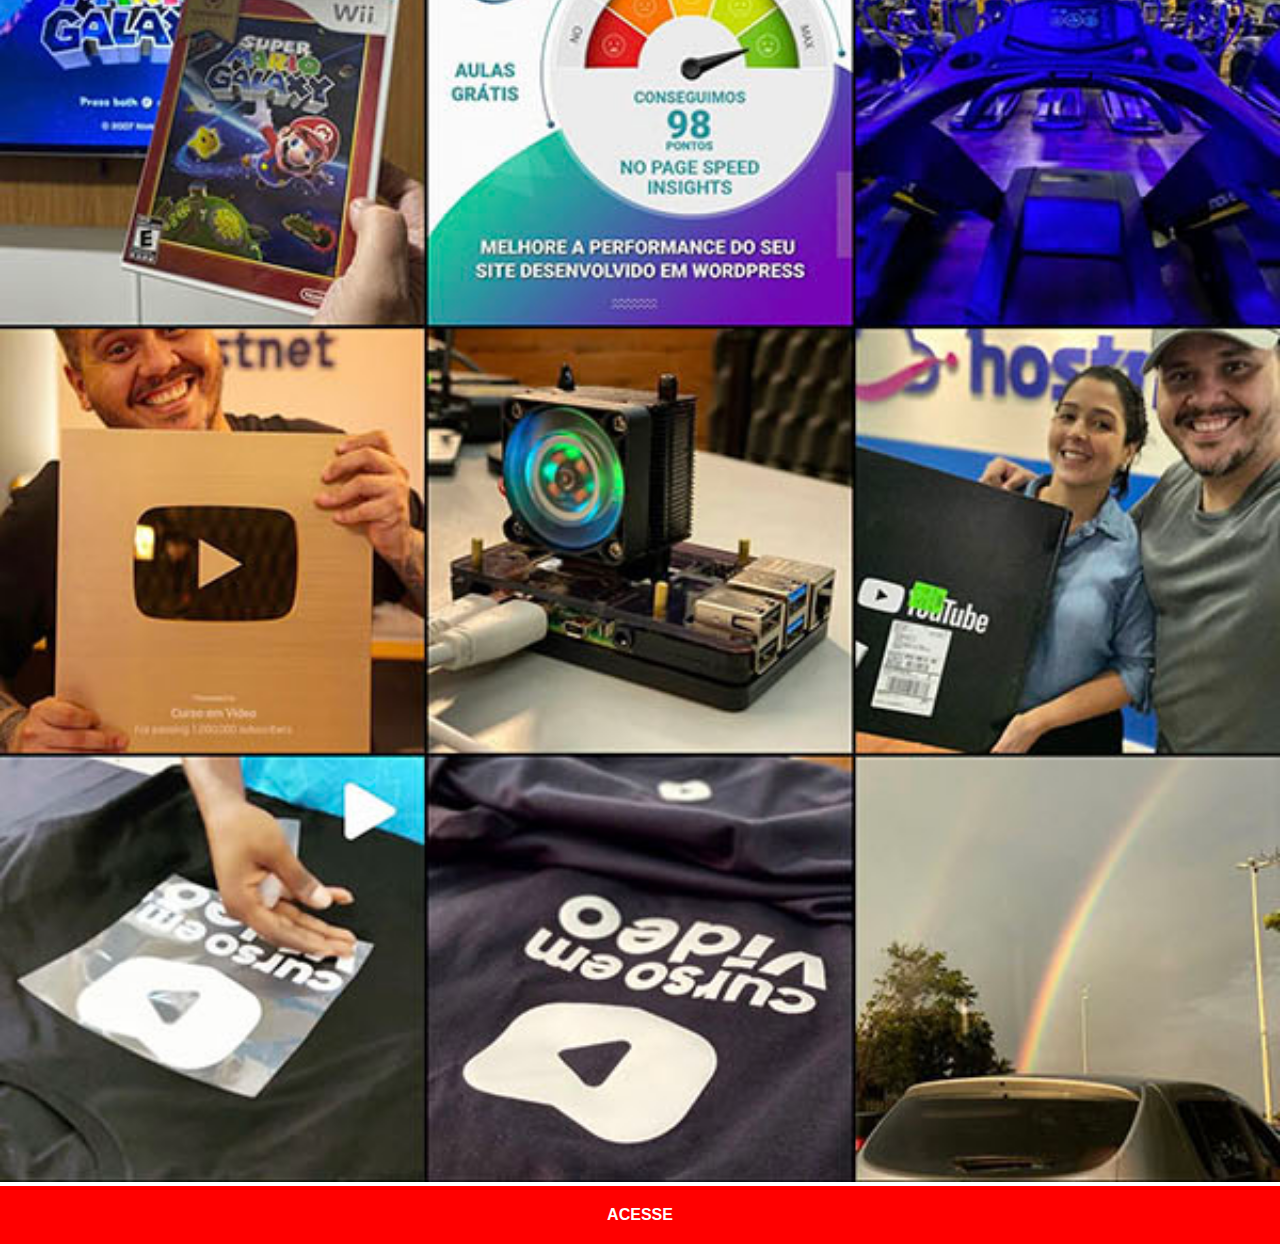
<file: instagram.html>
<!DOCTYPE html>
<html lang="pt-br">
<head>
    <meta charset="UTF-8">
    <meta name="viewport" content="width=device-width, initial-scale=1.0">
    <title>Instagram</title>
    <link rel="stylesheet" href="estilos/social.css">
</head>
<body>
    <img src="imagens/tela-instagram.jpg" alt="Instagram">
    <a href="https://www.instagram.com/gustavoguanabara/?hl=pt" target="_blank">ACESSE</a>
    
</body>
</html>
</file>
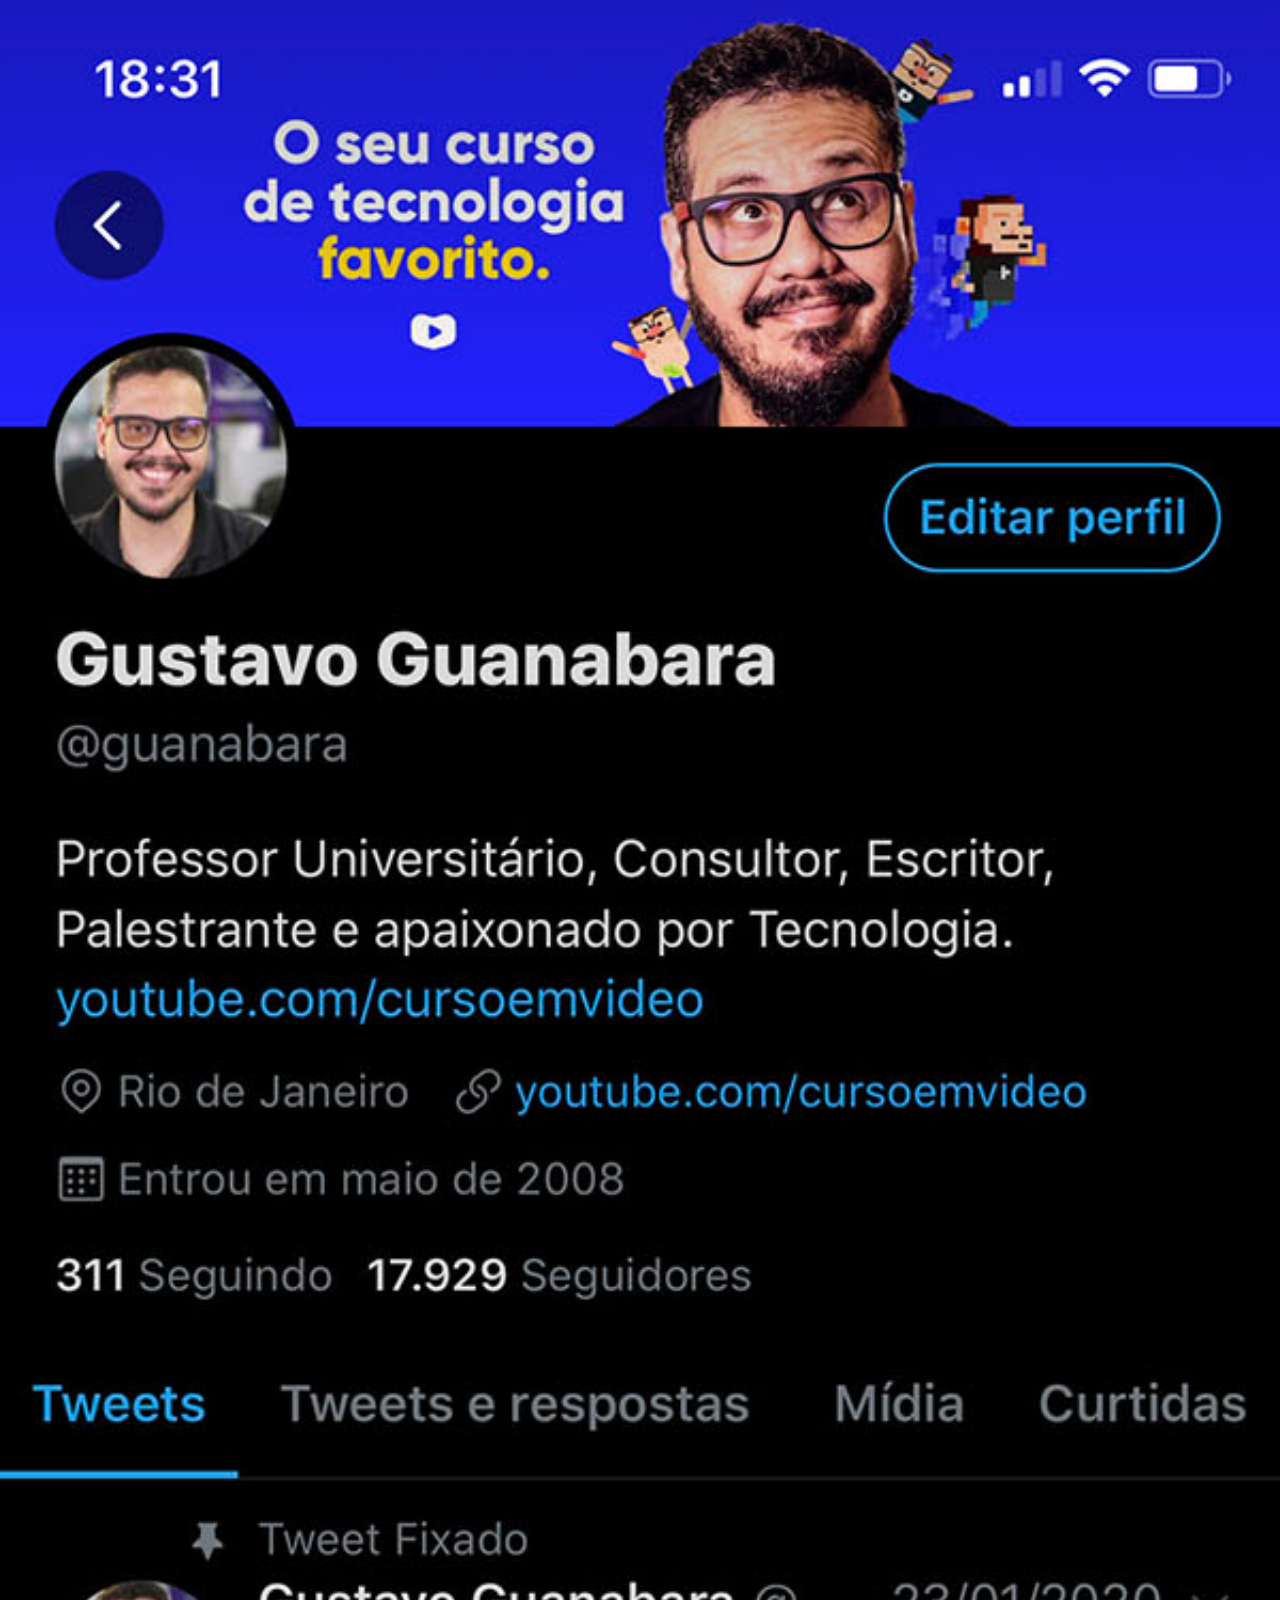
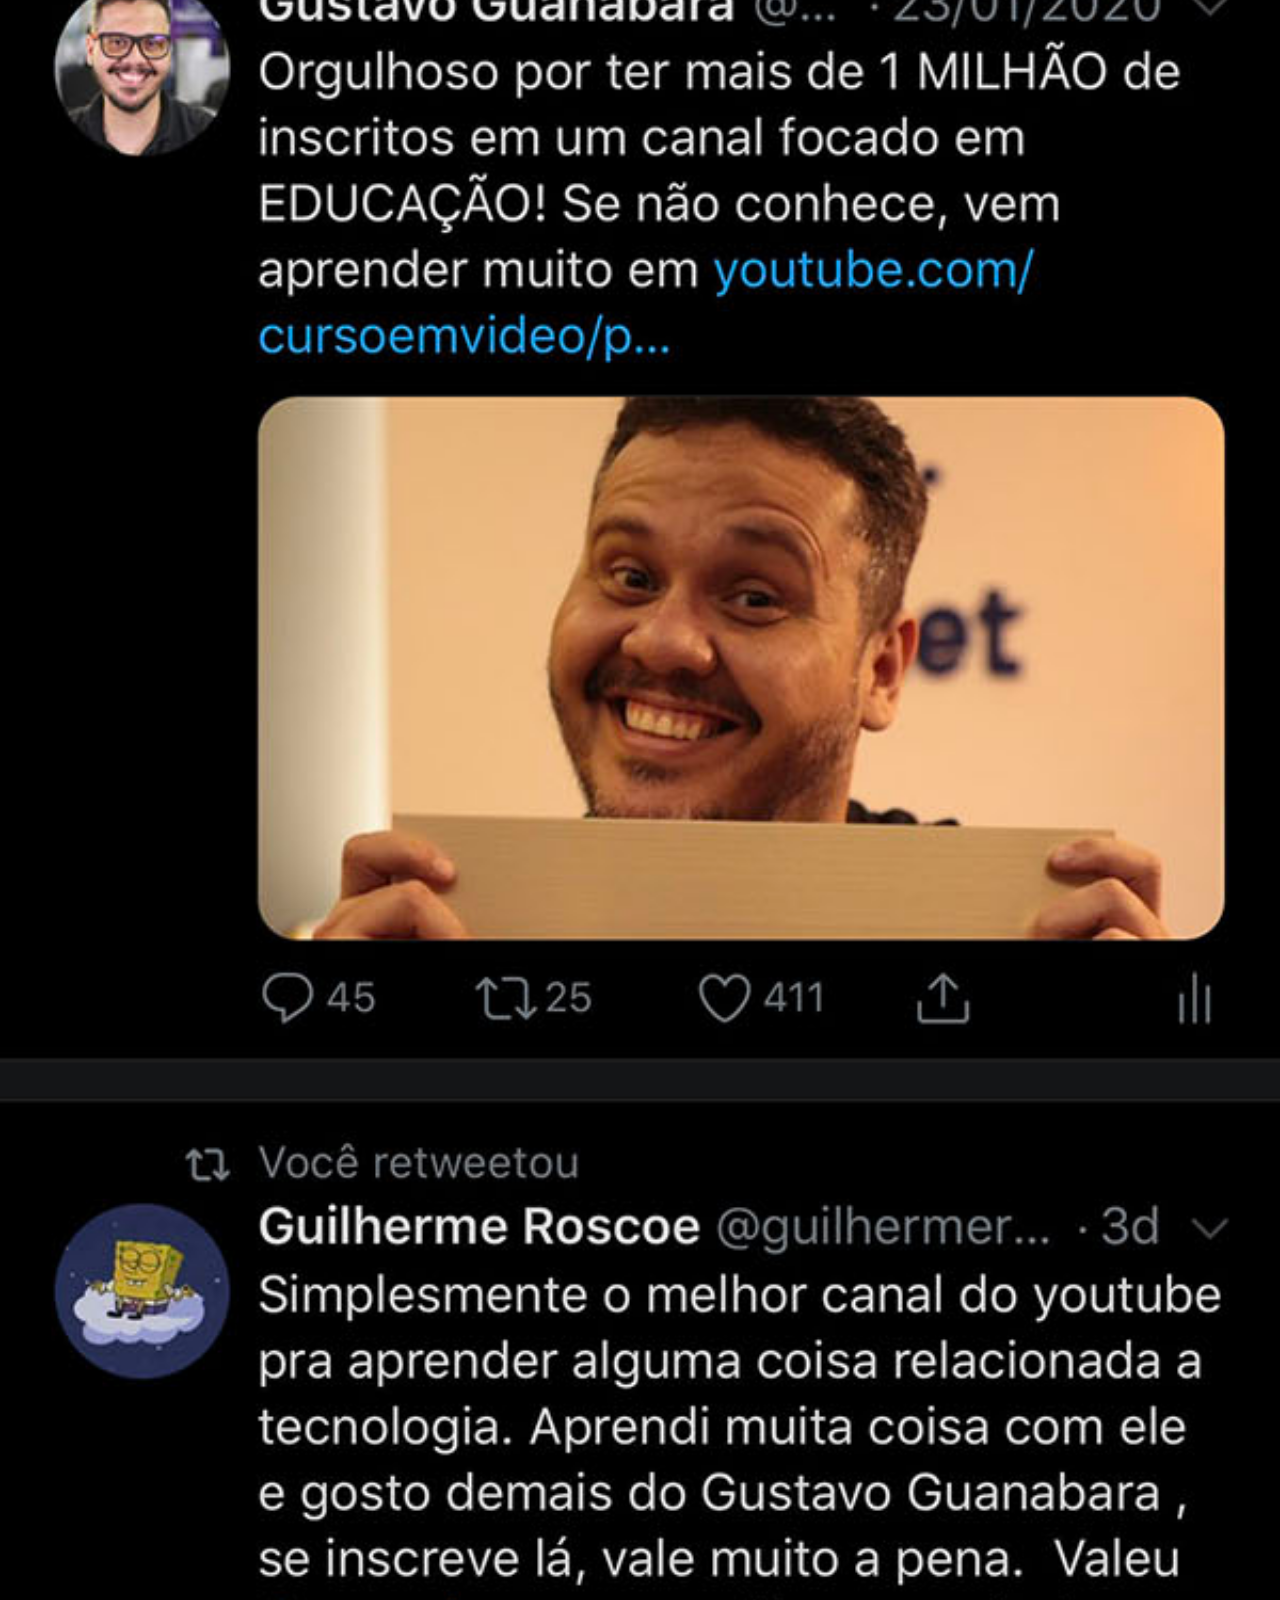
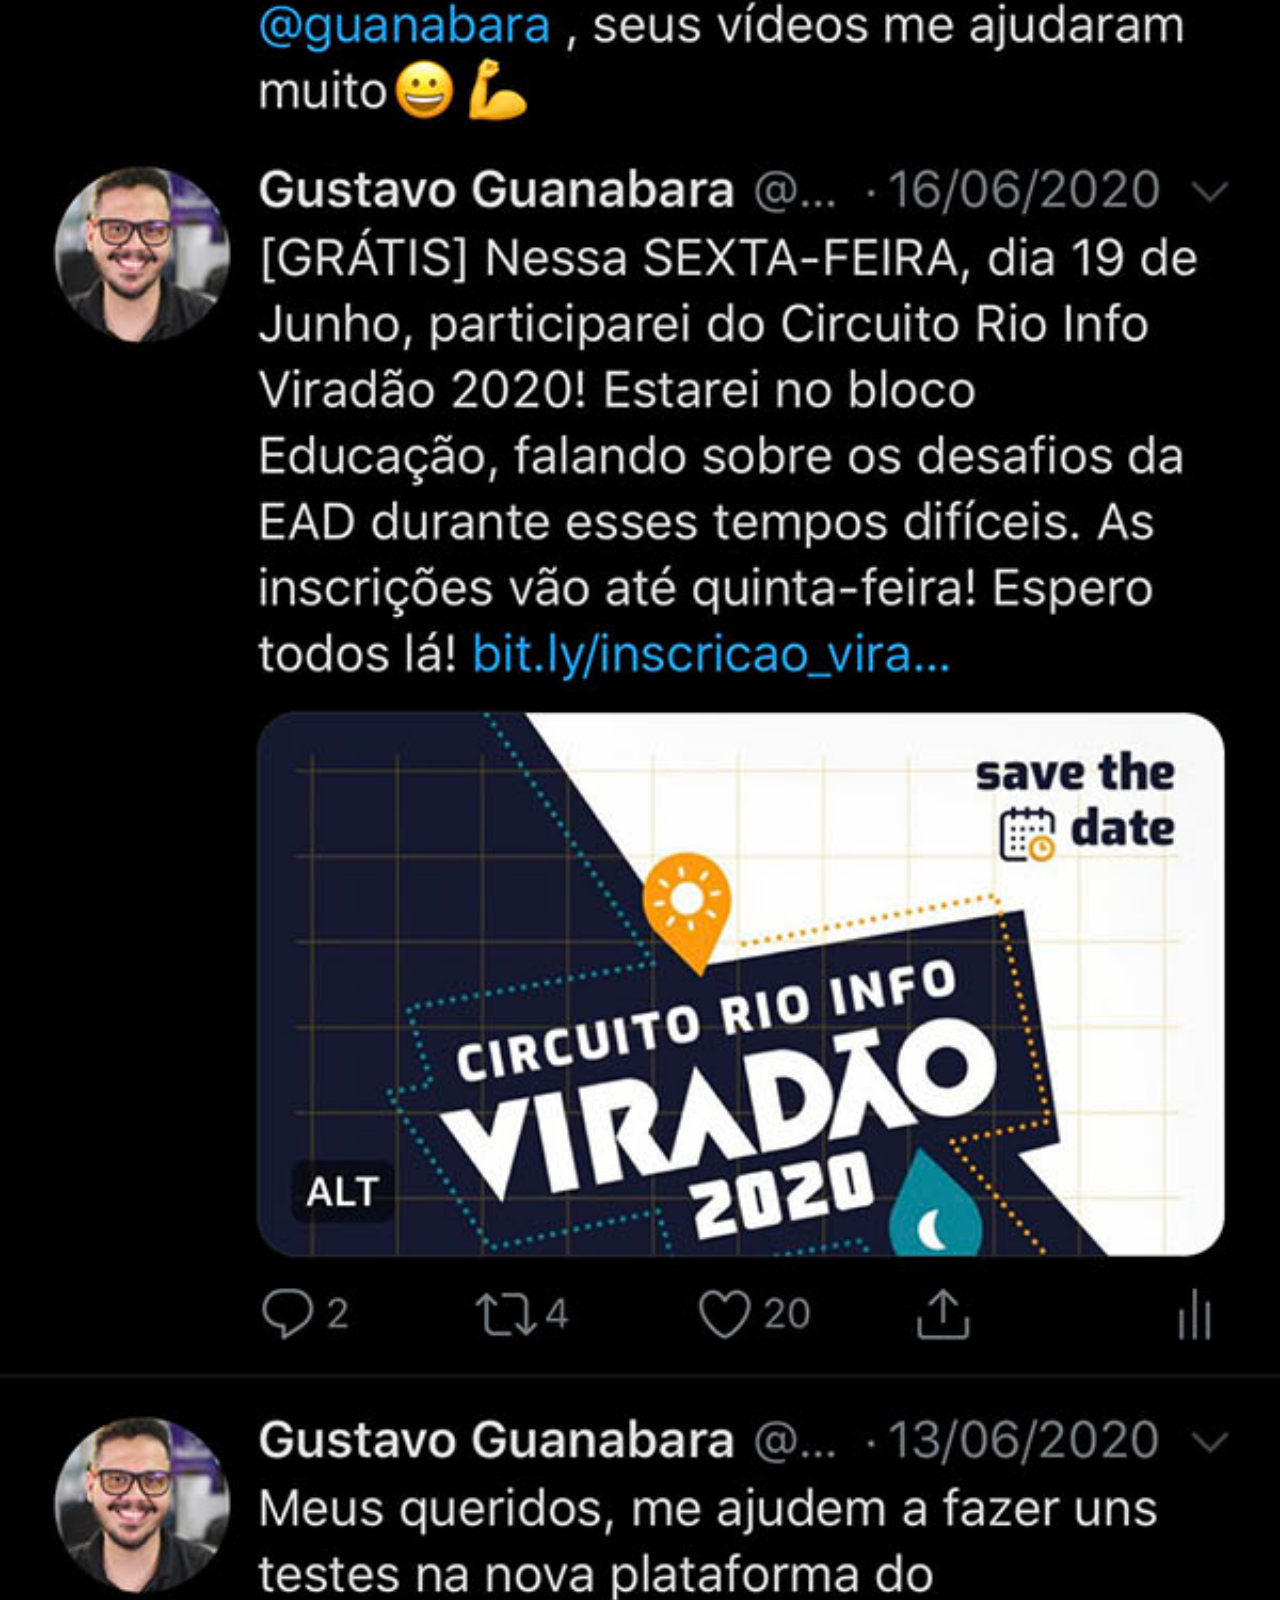
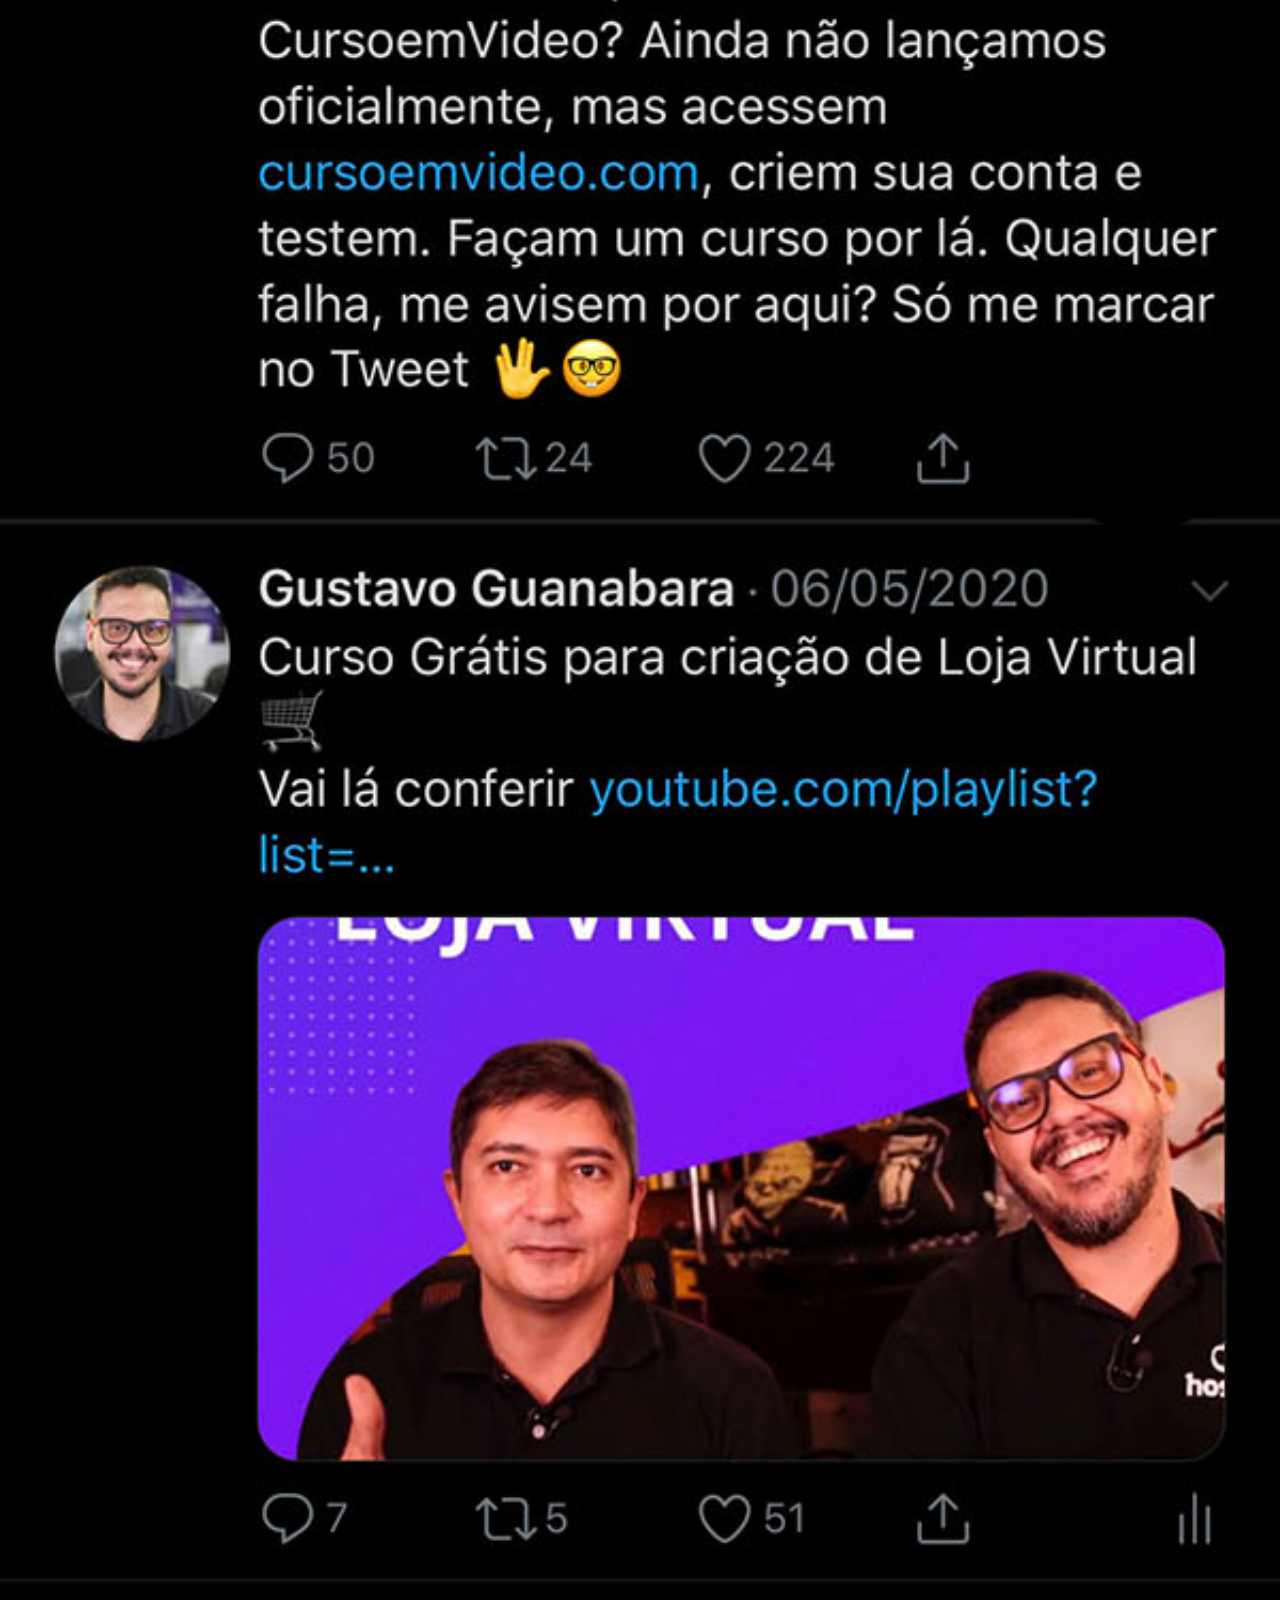
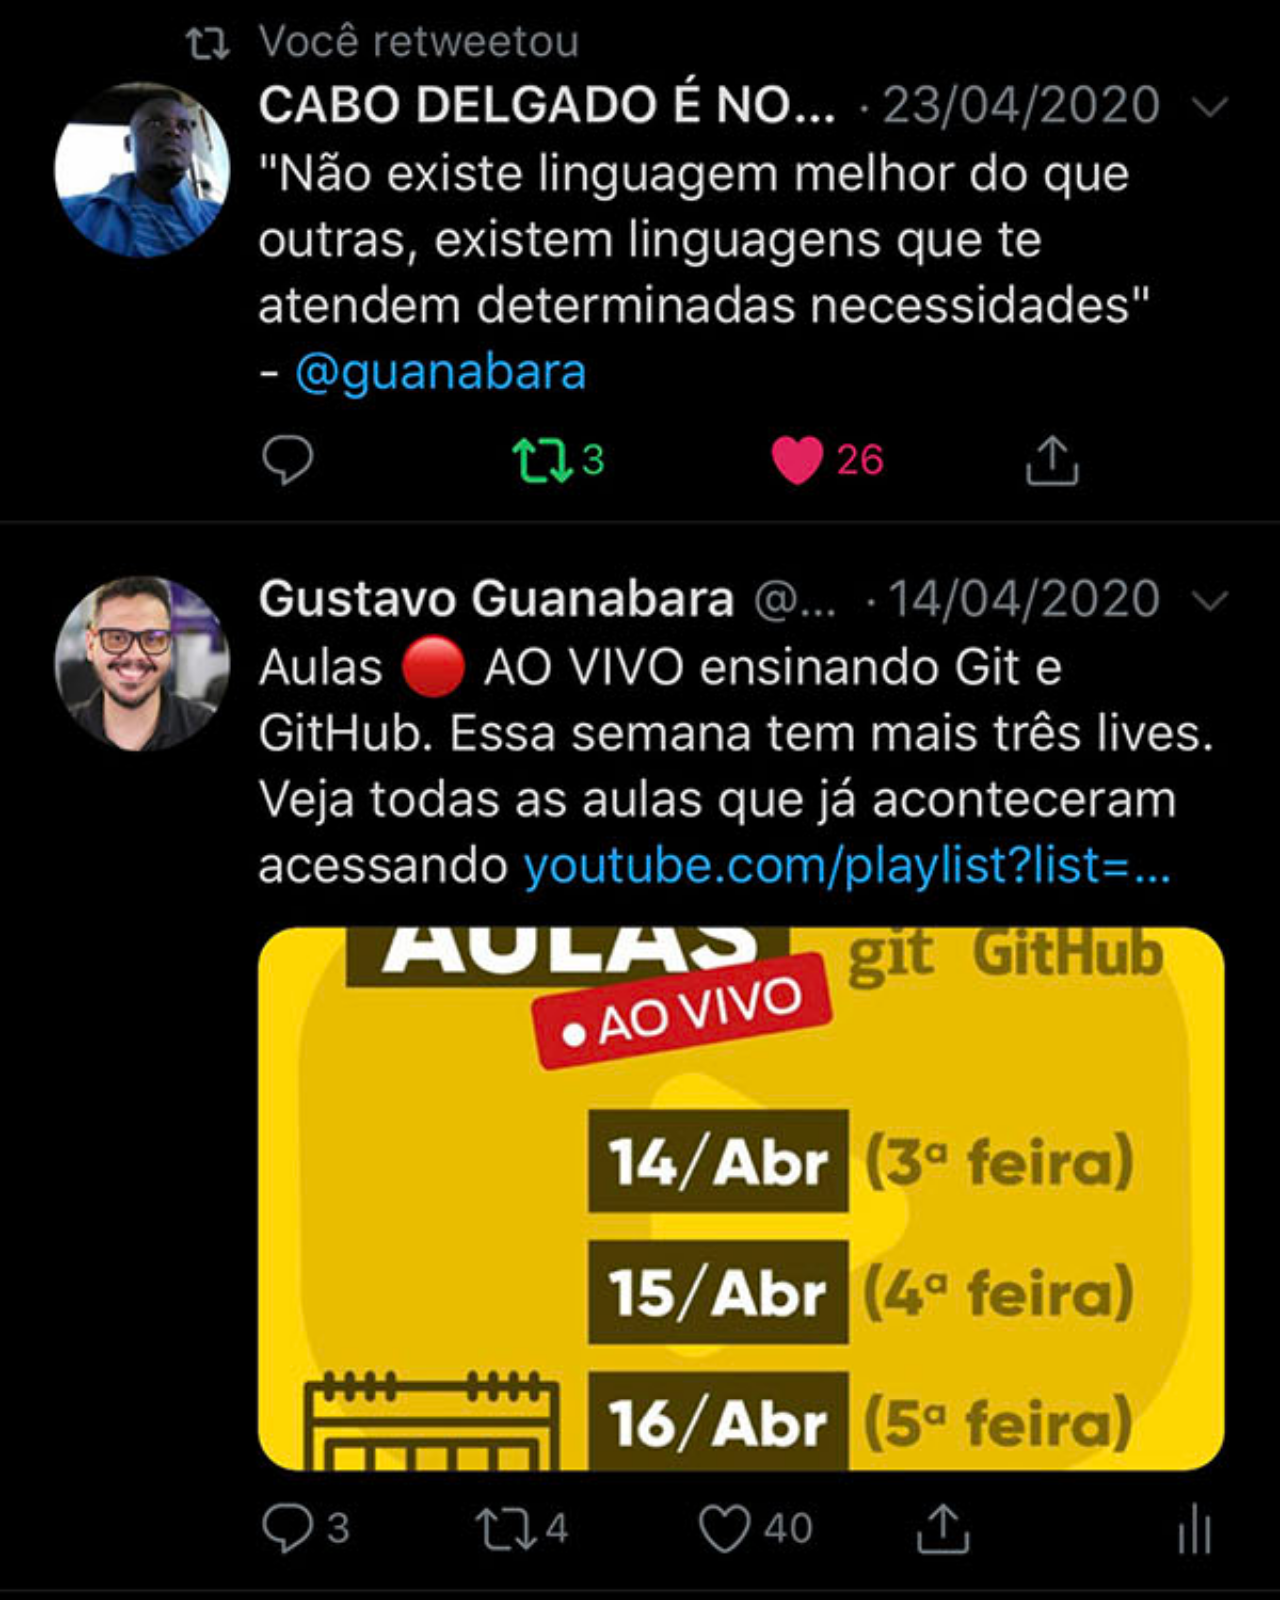
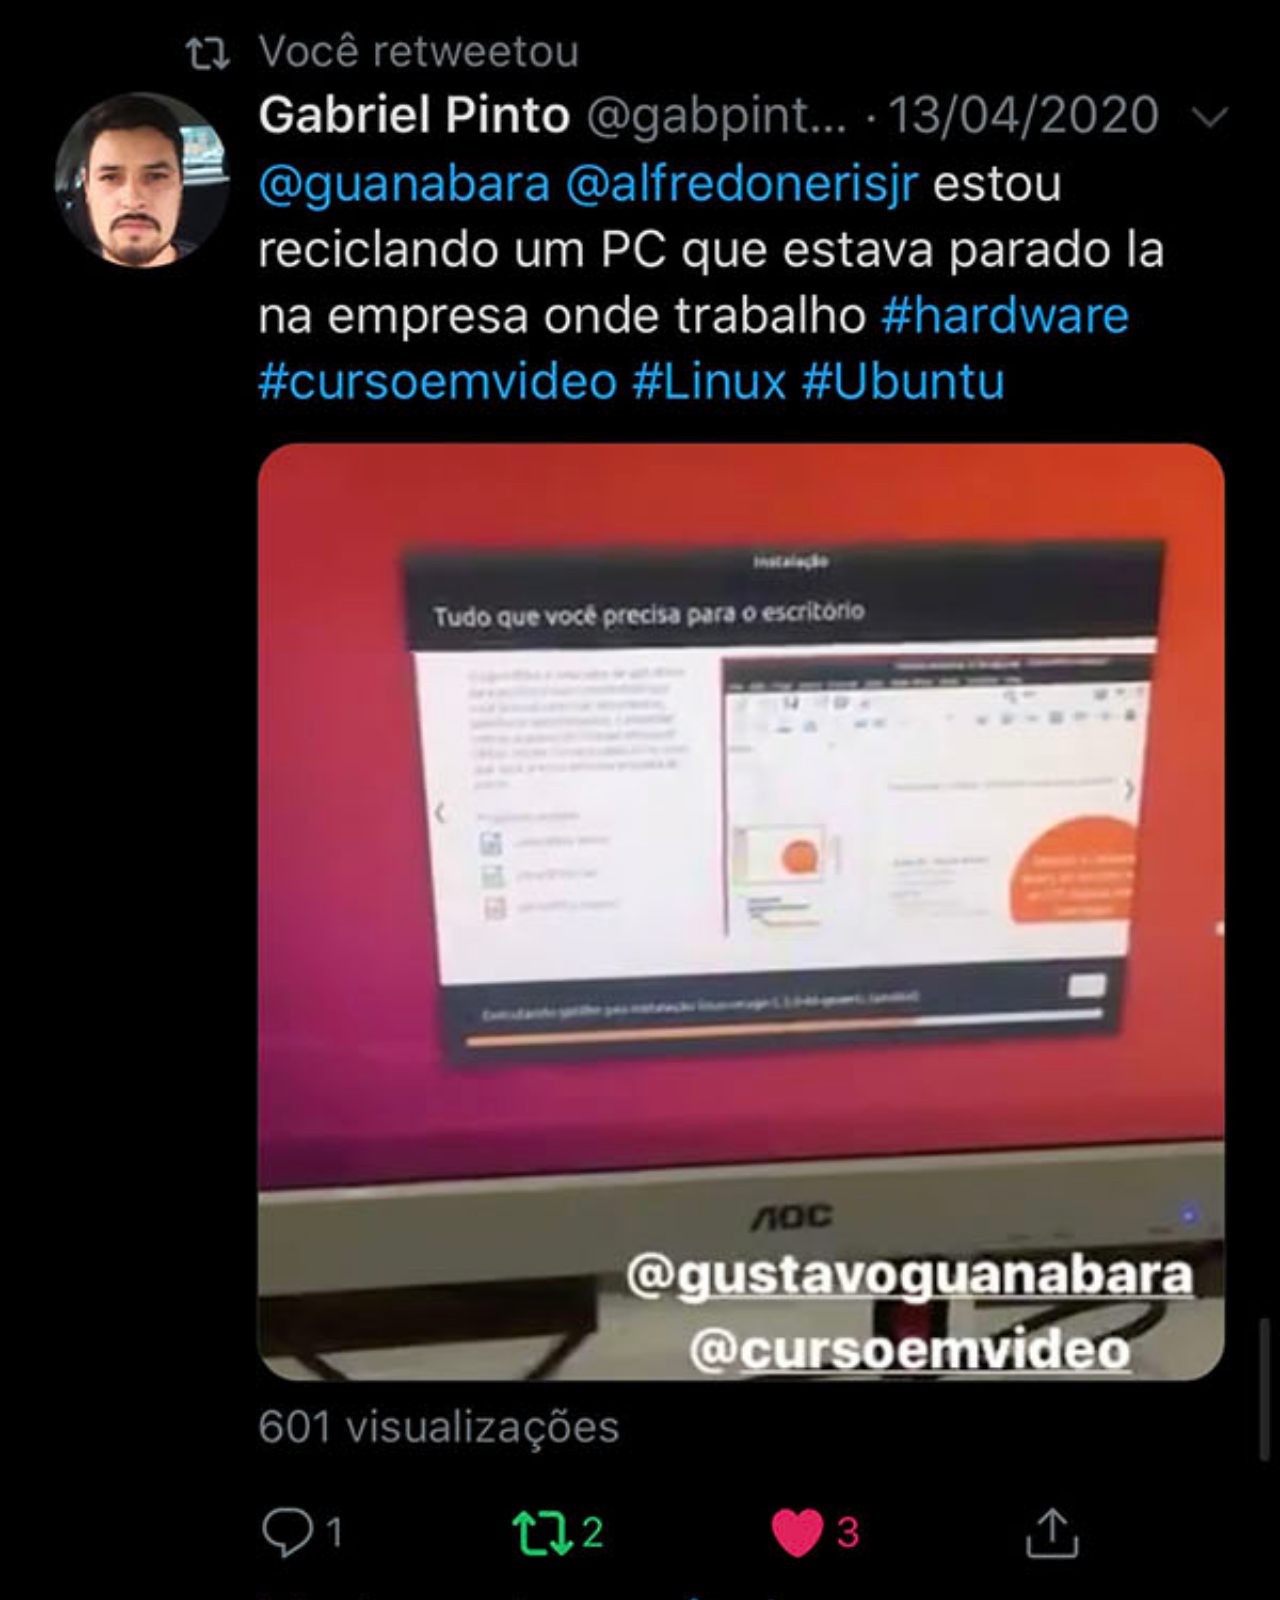
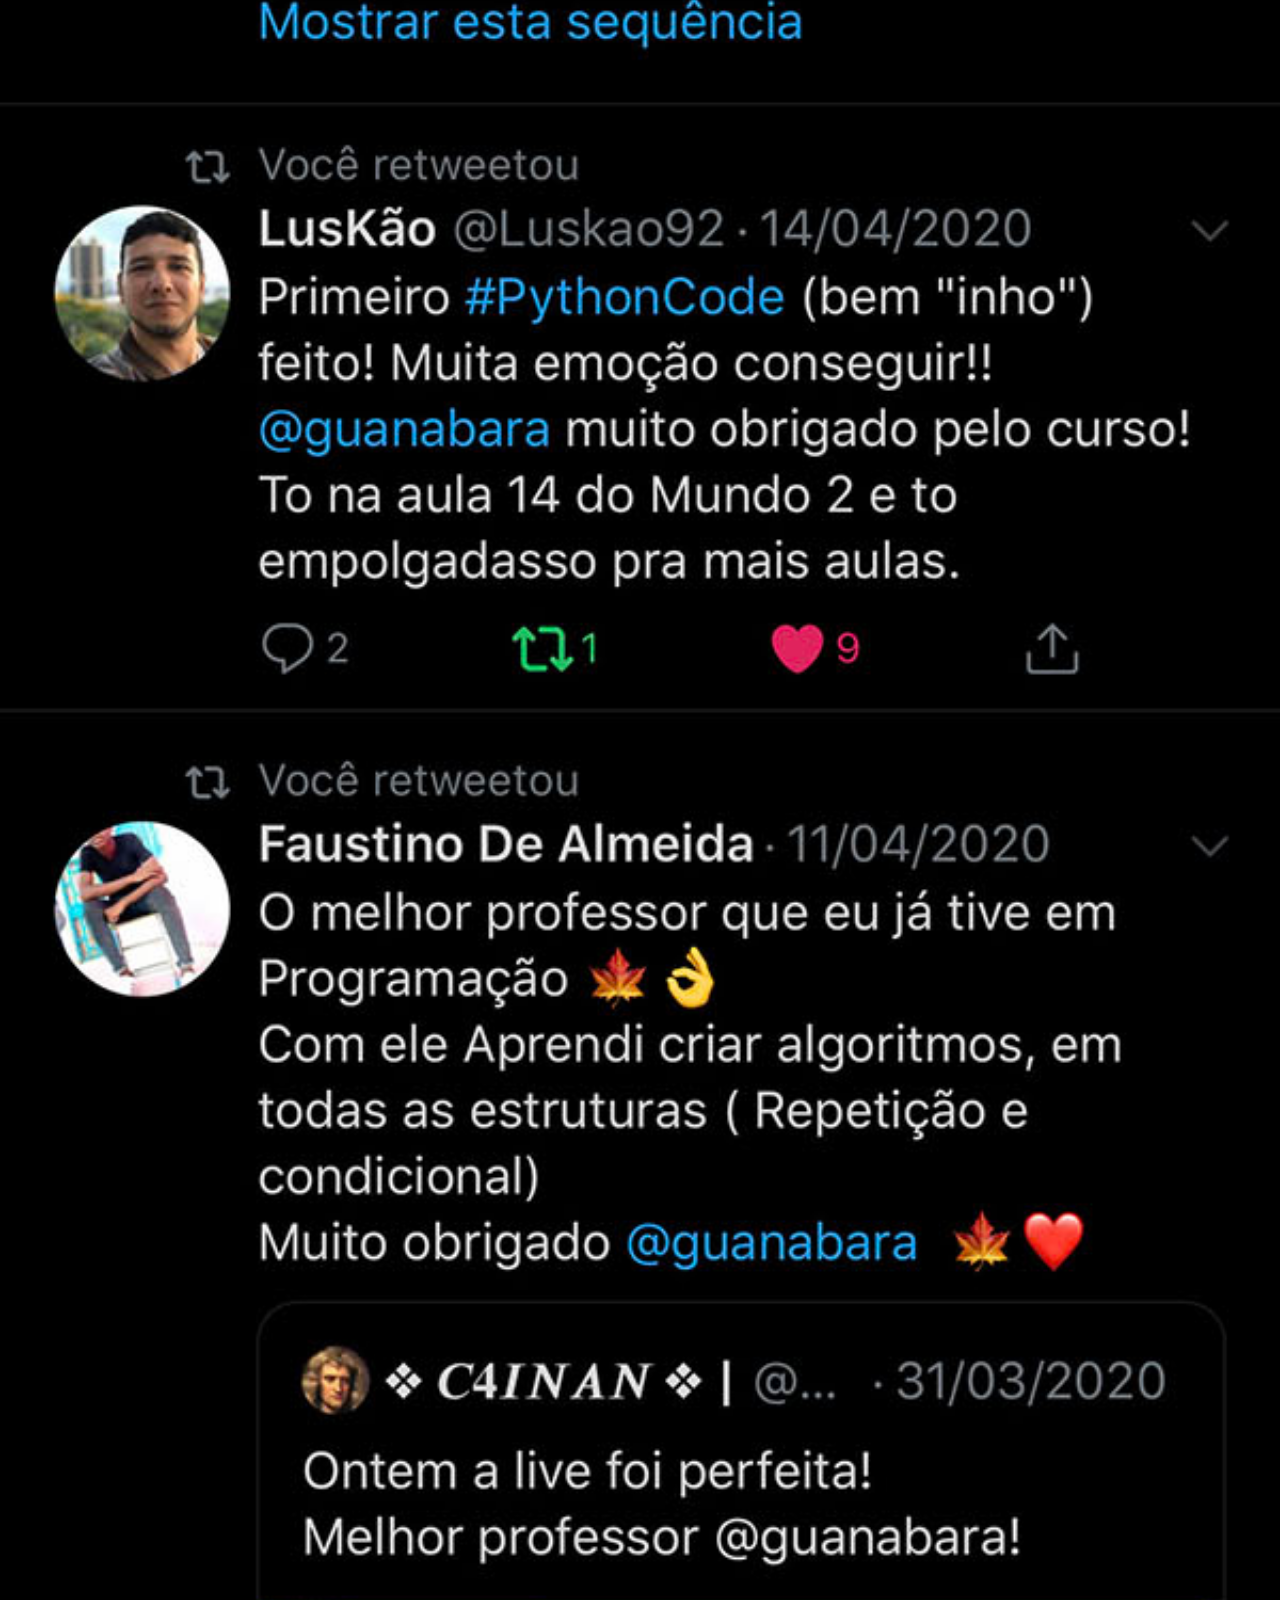
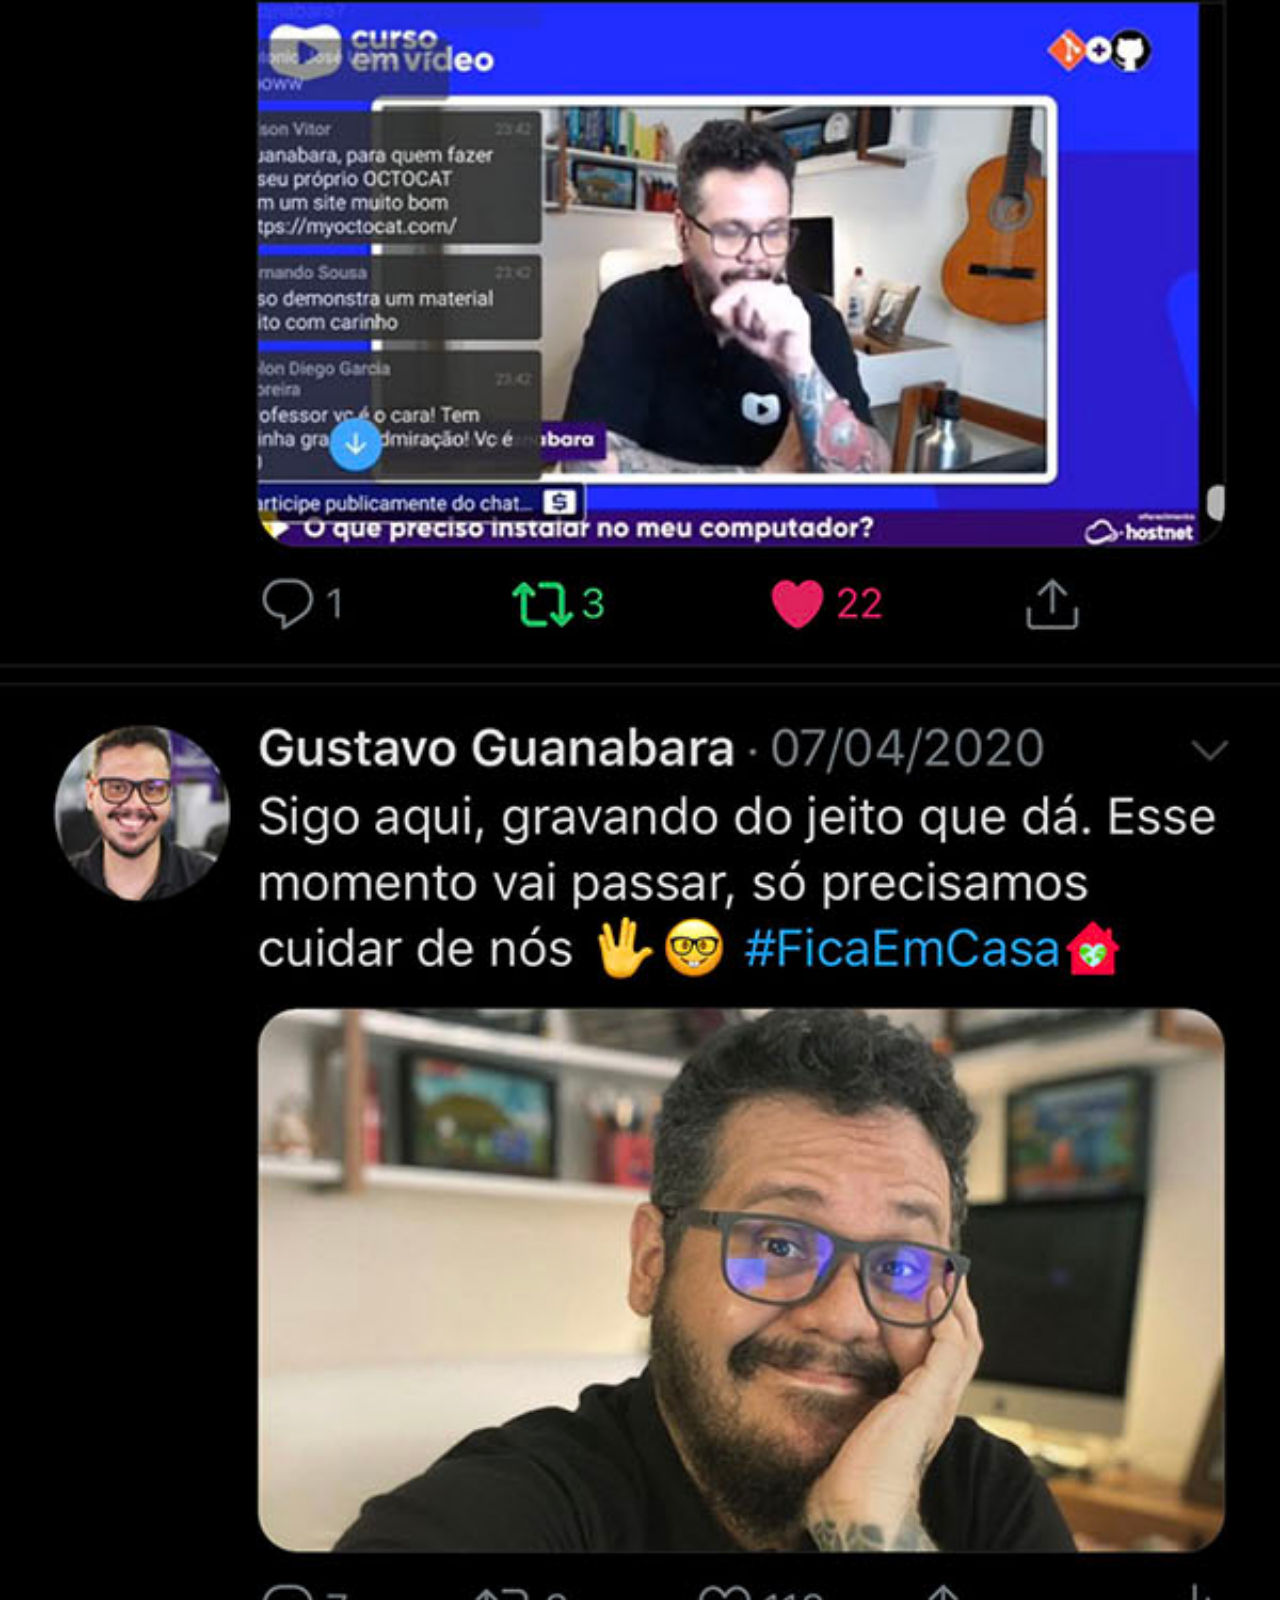
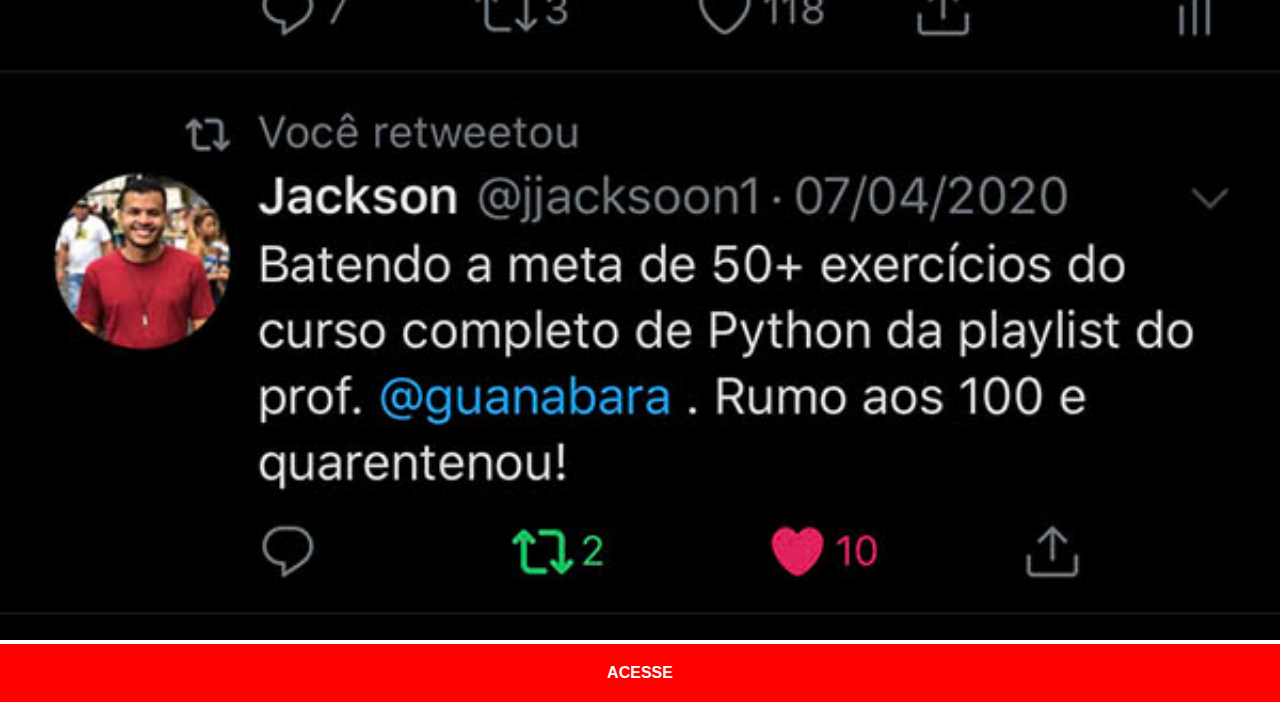
<file: twitter.html>
<!DOCTYPE html>
<html lang="pt-br">
<head>
    <meta charset="UTF-8">
    <meta name="viewport" content="width=device-width, initial-scale=1.0">
    <title>Twitter</title>
    <link rel="stylesheet" href="estilos/social.css">
</head>
<body>
    <img src="imagens/tela-twitter.jpg" alt="Twitter">
    <a href="https://twitter.com/guanabara" target="_blank">ACESSE</a>
    
</body>
</html>
</file>
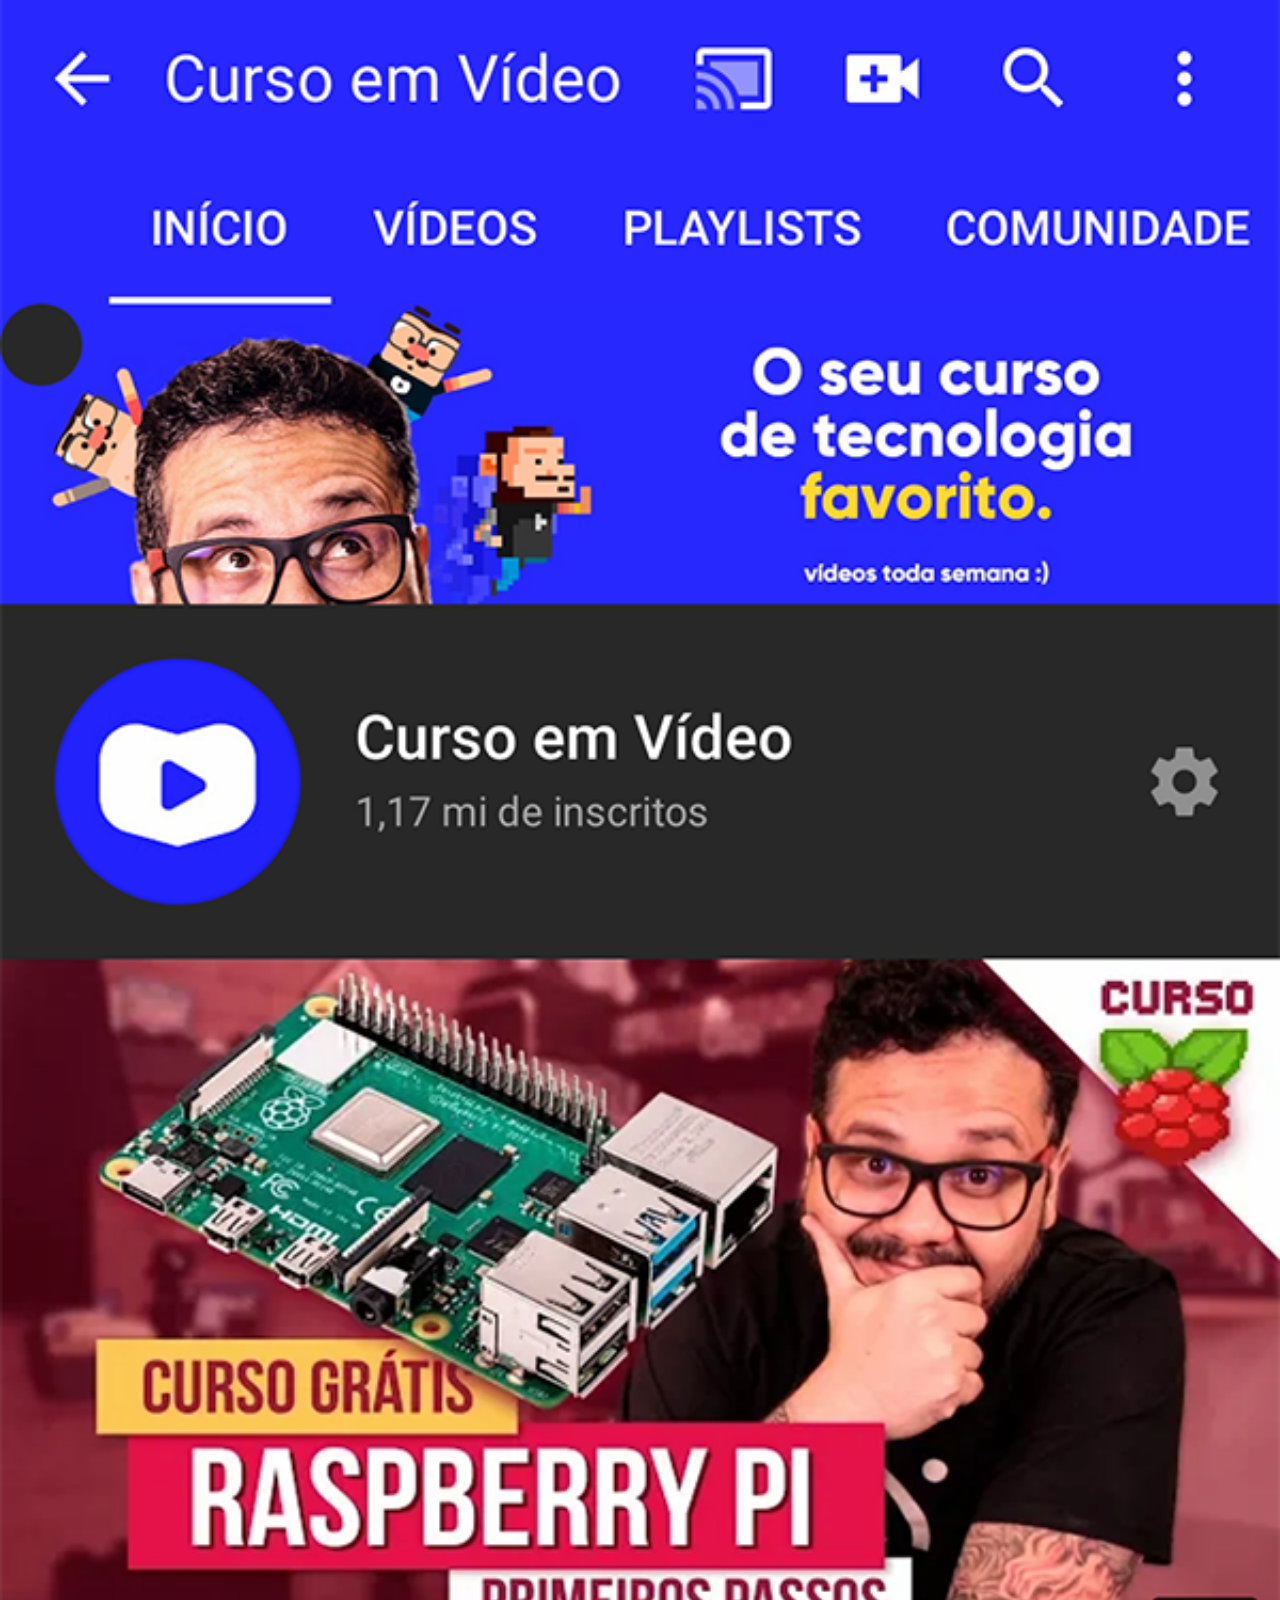
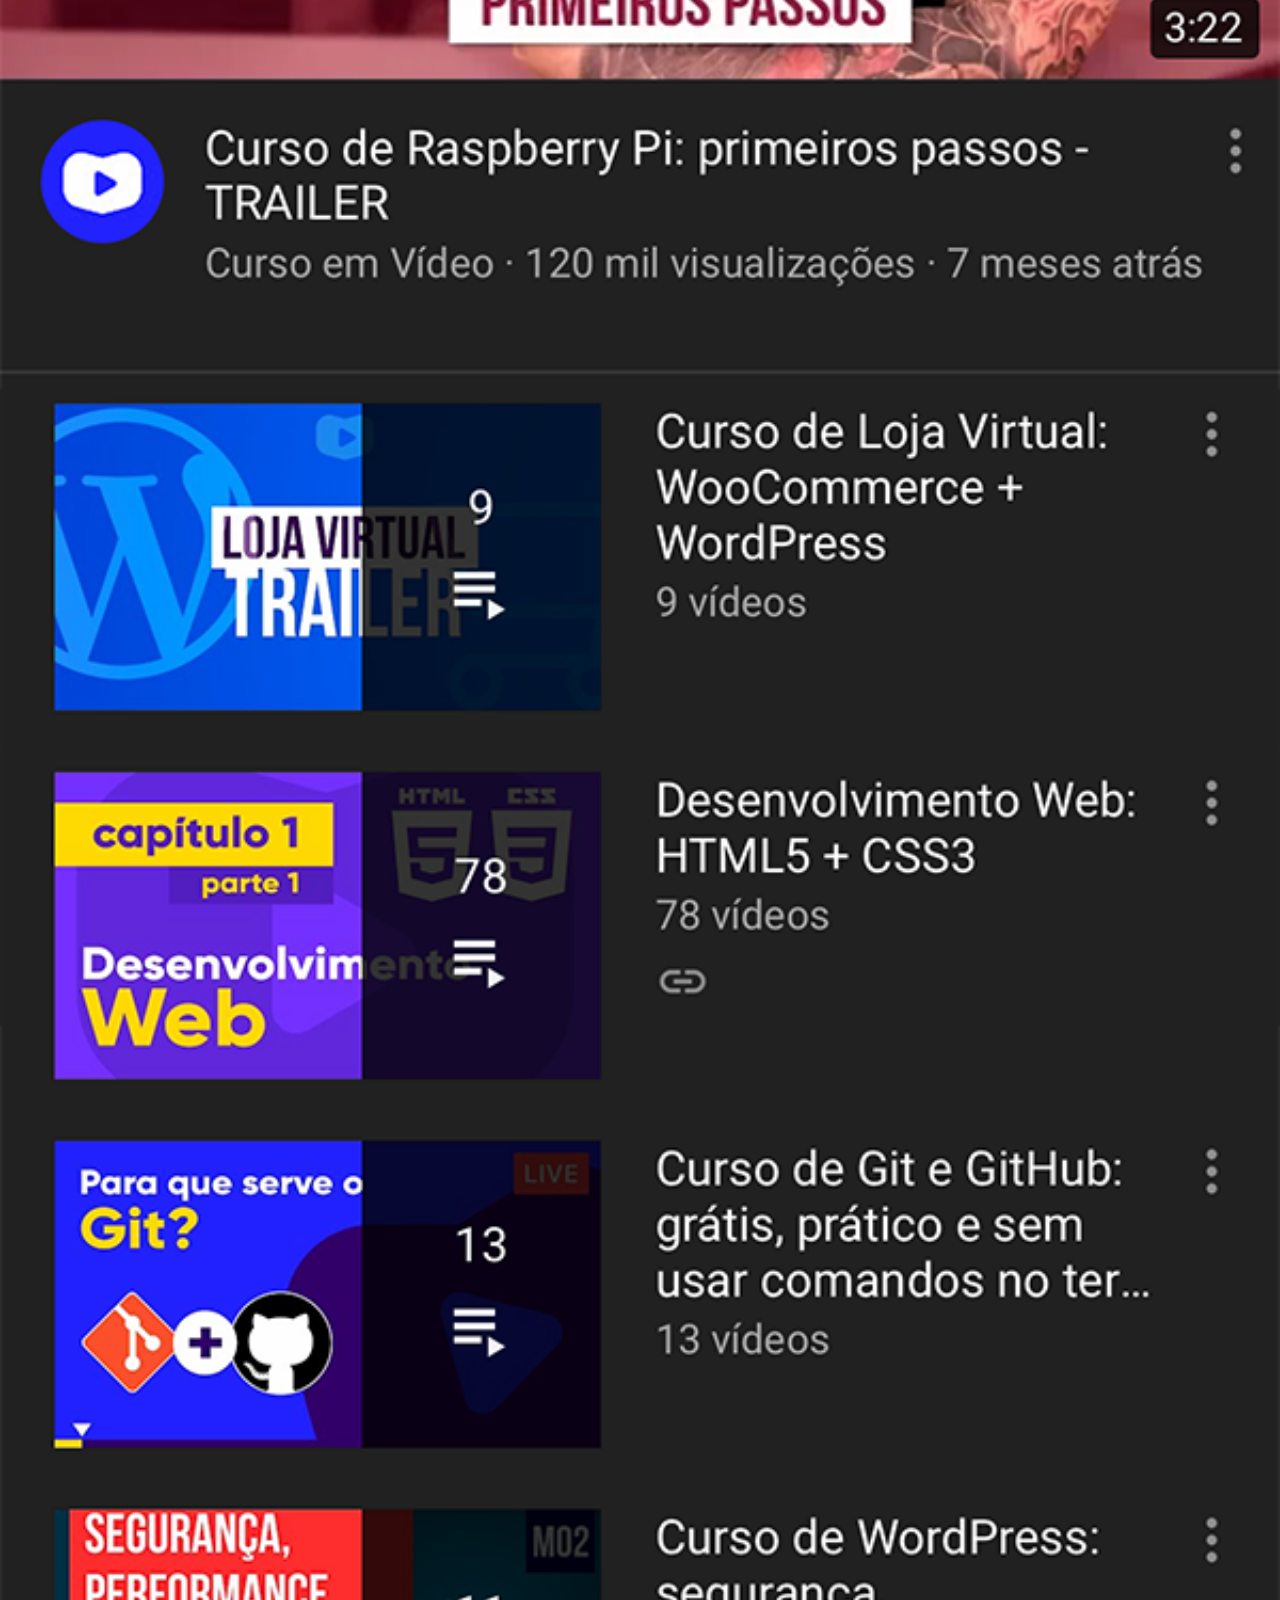
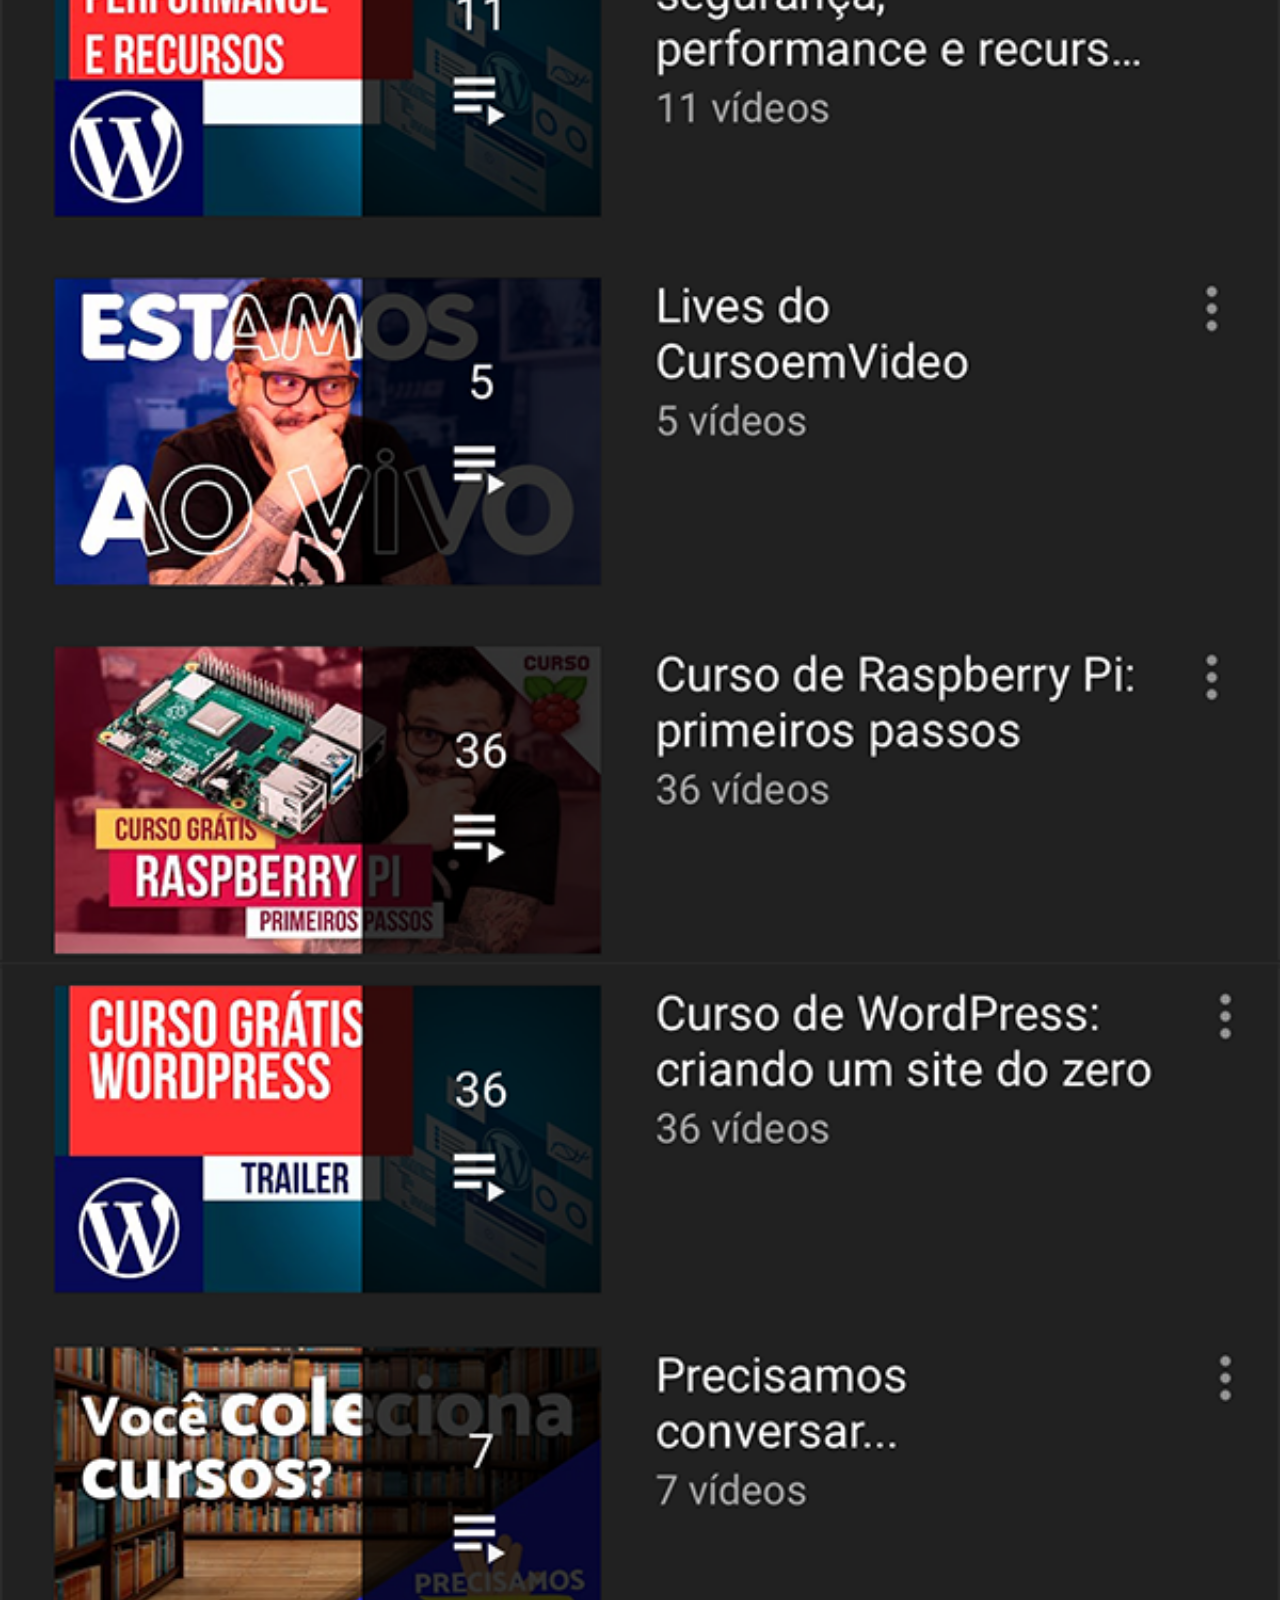
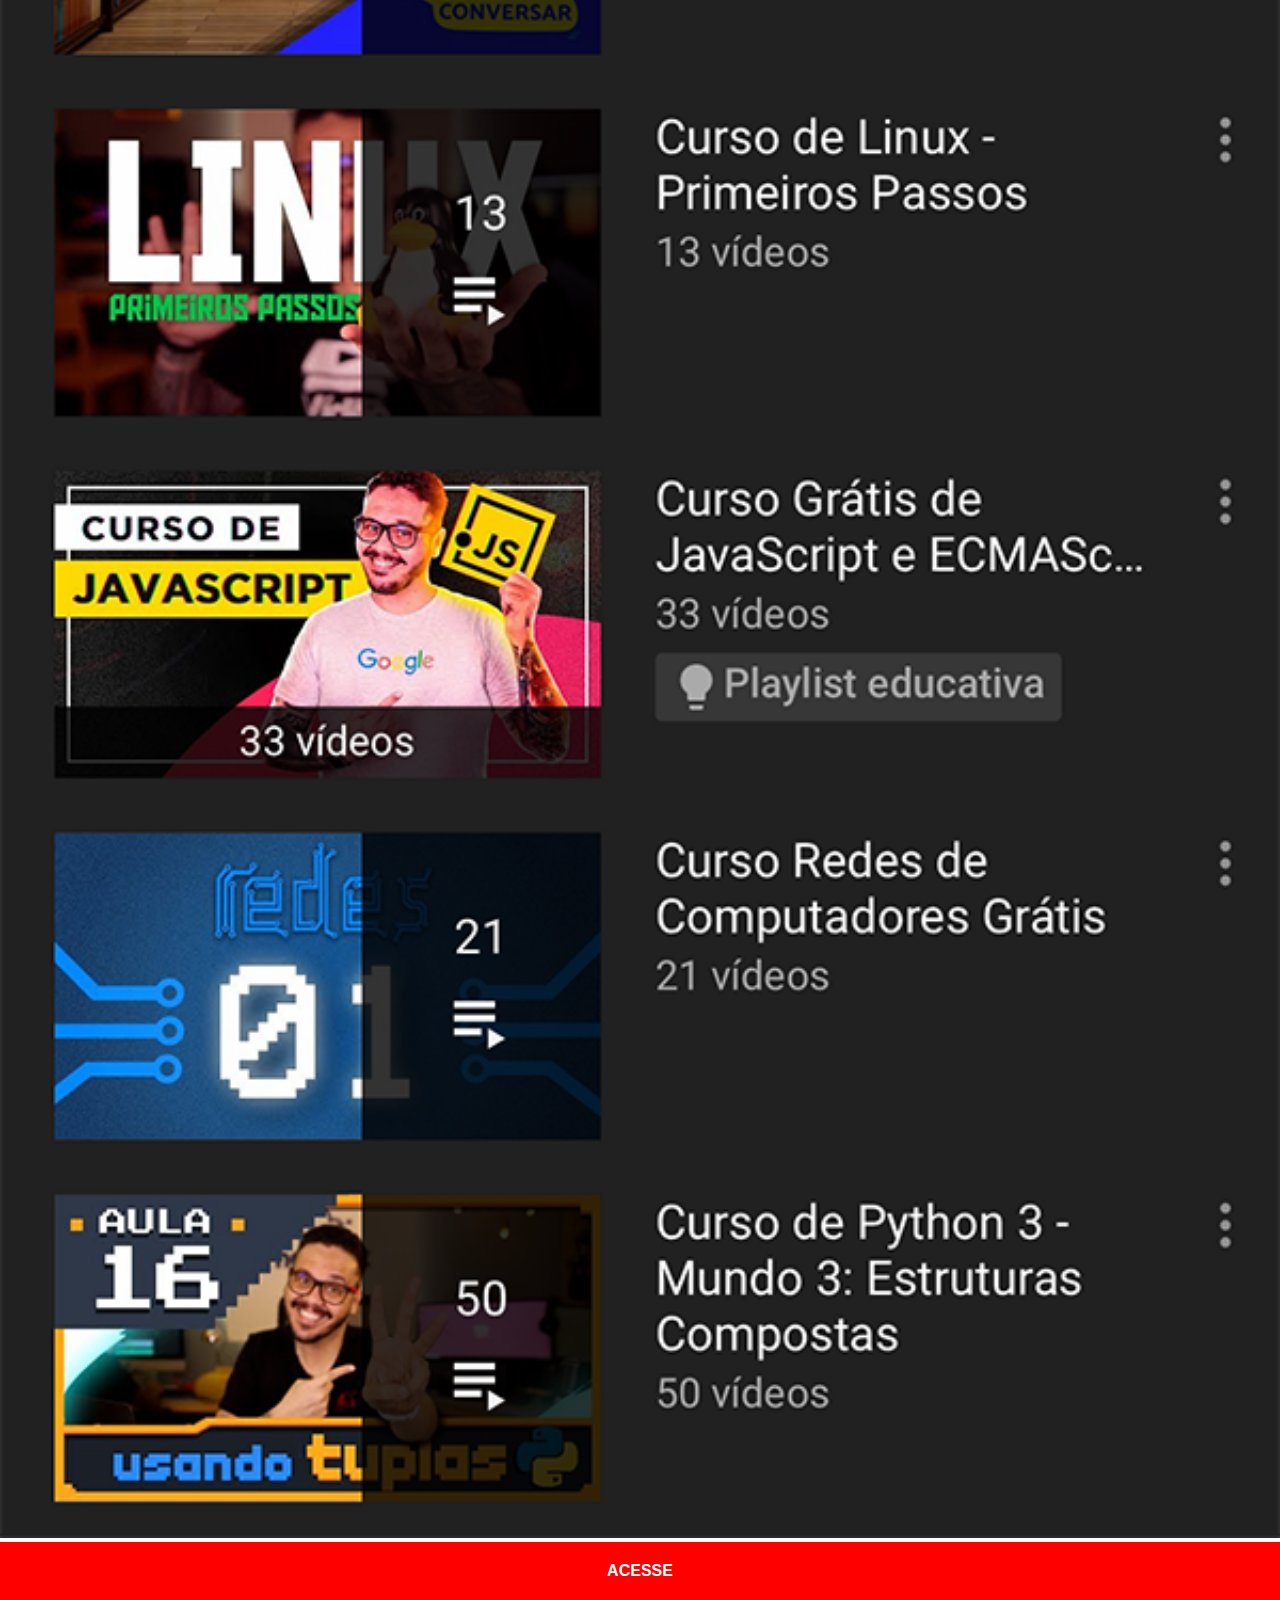
<file: youtube.html>
<!DOCTYPE html>
<html lang="pt-br">
<head>
    <meta charset="UTF-8">
    <meta name="viewport" content="width=device-width, initial-scale=1.0">
    <title>YouTube</title>
    <link rel="stylesheet" href="estilos/social.css">
</head>
<body>
    <img src="imagens/tela-youtube.png" alt="YouTube">
    <a href="https://www.youtube.com/@CursoemVideo/playlists" target="_blank">ACESSE</a>
</body>
</html>
</file>
<file: estilos/style.css>
@charset "UTF-8";

* {
    margin: 0px;
    padding: 0px;
}

html, body {
    height: 100vh;
    width: 100vw;

}

main {
    position: relative;
    height: 100vh;

}

body {
    background: url('../imagens/fundo-madeira.jpg') no-repeat top center;
    background-size: cover;
}

iframe#tela {
    position: relative;
    top: 80px;
    left: 22px;
    width: 267px;
    height: 471px;
}

section#telefone {
    background: url('../imagens/frame-iphone.png');
    height: 627px;
    width: 311px;
    position: absolute;
    top: 50%;
    left: 50%;
    transform: translate(-50%, -50%);
}

section#redes-sociais{
    text-align: right;
}

section#redes-sociais img {
    width: 50px;
    margin: 10px;
    border-radius: 50%;
    box-shadow: 2px 2px 5px rgba(0, 0, 0, 0.589);
    box-sizing: border-box;
}

section#redes-sociais img:hover{
    border: 1.9px solid rgb(255, 255, 255);
    transform: translate(-3px, -3px);
    box-shadow: 5px 5px 10px rgba(0, 0, 0, 0.651);
    transition: transform .5s;
}
</file>
<file: estilos/social.css>
@charset "UTF-8";

* {
    margin: 0;
    padding: 0;
    font-family: 'Trebuchet MS', 'Lucida Sans Unicode', 'Lucida Grande', 'Lucida Sans', Arial, sans-serif;
}
img {
    width: 100vw;
}

a {
    background-color: red;
    color: white;
    text-align: center;
    text-decoration: none;
    font-weight: bolder;
    padding: 20px;
    display: block;
}

::-webkit-scrollbar {
    width: 0;
    height: 0;
}
a:hover {
    background-color: rgb(141, 13, 13);
}
</file>
